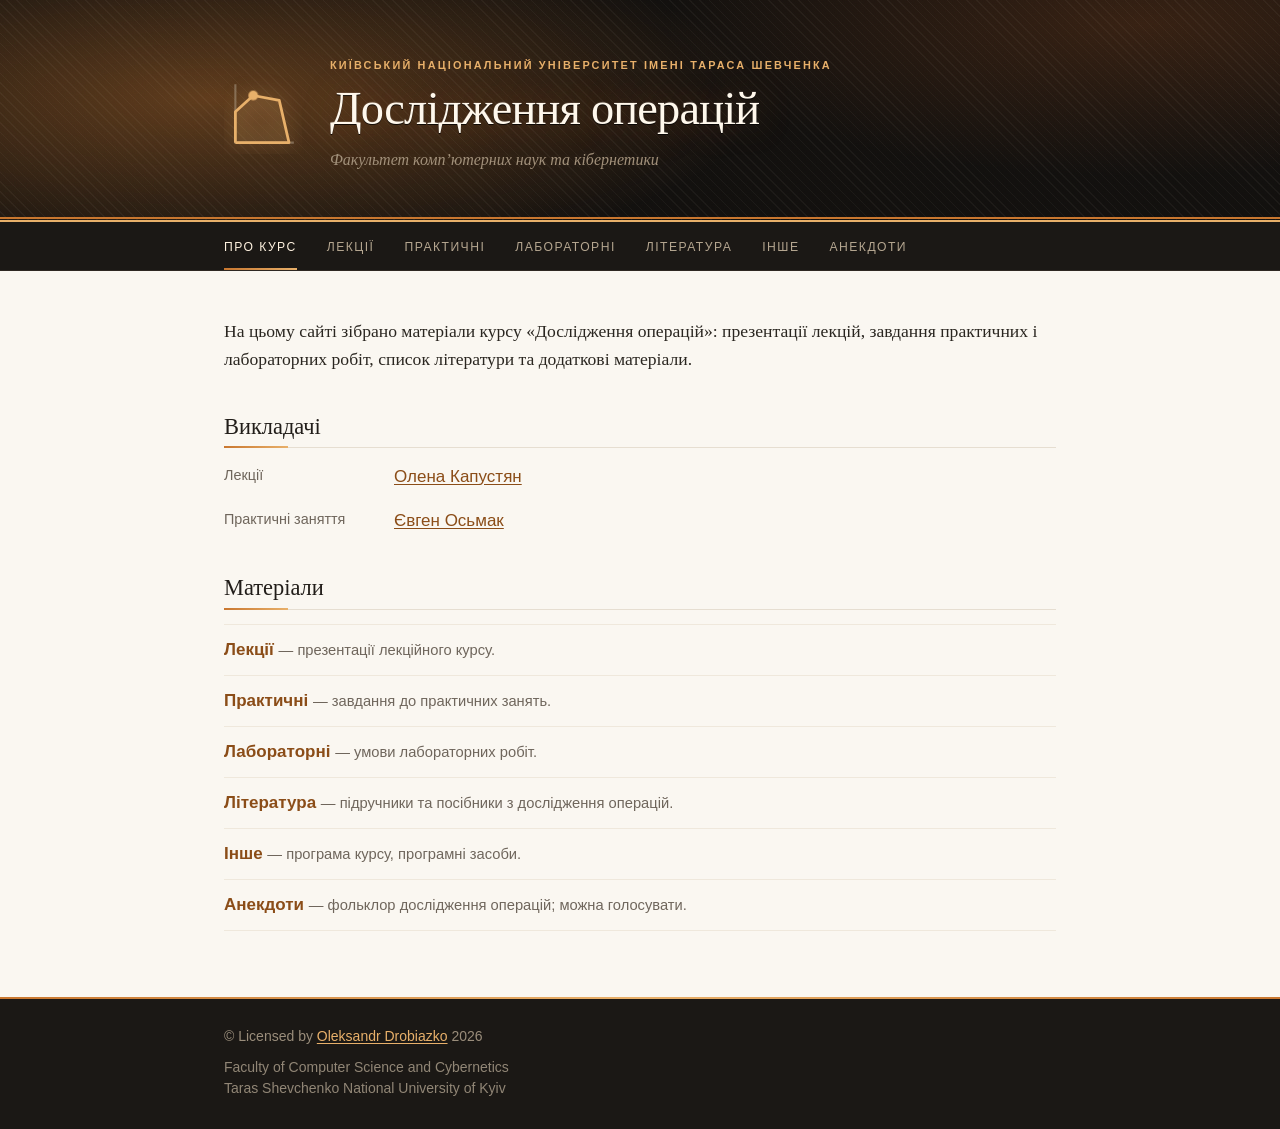
<file: index.html>
<!DOCTYPE html>
<html lang="uk">
<head>
<meta charset="utf-8">
<meta name="viewport" content="width=device-width, initial-scale=1">
<title>Дослідження операцій</title>
<meta name="description" content="Матеріали курсу «Дослідження операцій»: лекції, практичні, лабораторні роботи, література.">
<link rel="stylesheet" href="css/style.css">
</head>
<body>

<header class="masthead">
  <div class="hatch"></div>
  <div class="grain"></div>
  <div class="inner">
    <svg class="mark" viewBox="0 0 48 48" aria-hidden="true" focusable="false">
      <path class="axes" d="M7 5V41H43"/>
      <path class="region" d="M7 41V22L18 12L34 15L40 41Z"/>
      <circle class="opt" cx="18" cy="12" r="3"/>
    </svg>
    <div>
      <p class="eyebrow fade">Київський національний університет імені Тараса Шевченка</p>
      <h1 class="site-title"><span class="w">Дослідження</span> <span class="w">операцій</span></h1>
      <p class="site-sub fade d2">Факультет комп’ютерних наук та кібернетики</p>
    </div>
  </div>
</header>

<nav class="nav">
  <div class="inner">
    <ul>
      <li><a href="index.html" aria-current="page">Про курс</a></li>
      <li><a href="lectures.html">Лекції</a></li>
      <li><a href="practice.html">Практичні</a></li>
      <li><a href="labs.html">Лабораторні</a></li>
      <li><a href="literature.html">Література</a></li>
      <li><a href="other.html">Інше</a></li>
      <li><a href="jokes.html">Анекдоти</a></li>
    </ul>
  </div>
</nav>

<main>

  <p class="lead">На цьому сайті зібрано матеріали курсу «Дослідження операцій»:
     презентації лекцій, завдання практичних і лабораторних робіт, список
     літератури та додаткові матеріали.</p>

  <h2>Викладачі</h2>

  <dl class="staff">
    <dt>Лекції</dt>
    <dd><a href="https://csc.knu.ua/uk/person/kapustian">Олена Капустян</a></dd>

    <dt>Практичні заняття</dt>
    <dd><a href="https://linktr.ee/EvgenOsmak">Євген Осьмак</a></dd>
  </dl>

  <h2>Матеріали</h2>

  <ul class="sections">
    <li><a href="lectures.html">Лекції</a>
        <span>— презентації лекційного курсу.</span></li>
    <li><a href="practice.html">Практичні</a>
        <span>— завдання до практичних занять.</span></li>
    <li><a href="labs.html">Лабораторні</a>
        <span>— умови лабораторних робіт.</span></li>
    <li><a href="literature.html">Література</a>
        <span>— підручники та посібники з дослідження операцій.</span></li>
    <li><a href="other.html">Інше</a>
        <span>— програма курсу, програмні засоби.</span></li>
    <li><a href="jokes.html">Анекдоти</a>
        <span>— фольклор дослідження операцій; можна голосувати.</span></li>
  </ul>

</main>

<footer>
  <div class="inner">
    <p>© Licensed by <a href="https://linktr.ee/les_fox">Oleksandr Drobiazko</a> <span id="year">2026</span></p>
    <p class="org">Faculty of Computer Science and Cybernetics<br>
       Taras Shevchenko National University of Kyiv</p>
  </div>
</footer>

<script>document.getElementById("year").textContent = new Date().getFullYear();</script>

</body>
</html>
</file>
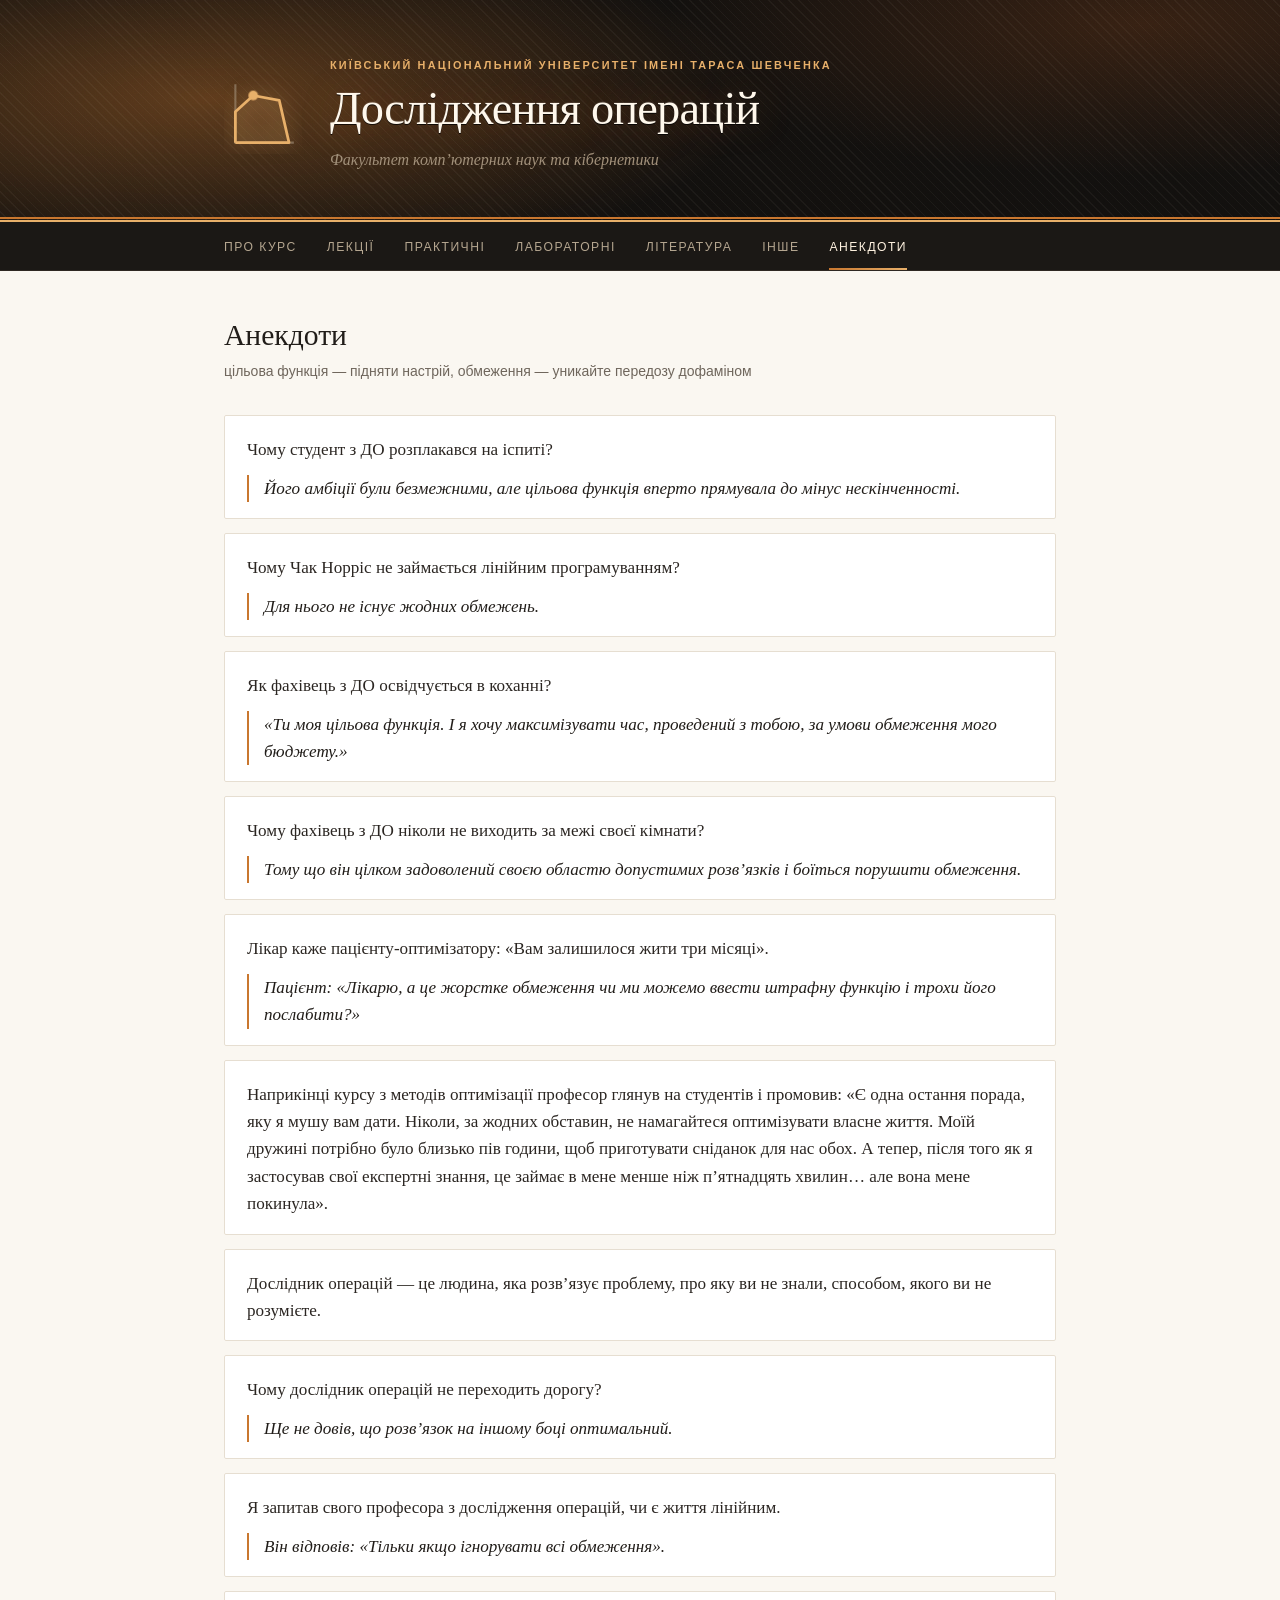
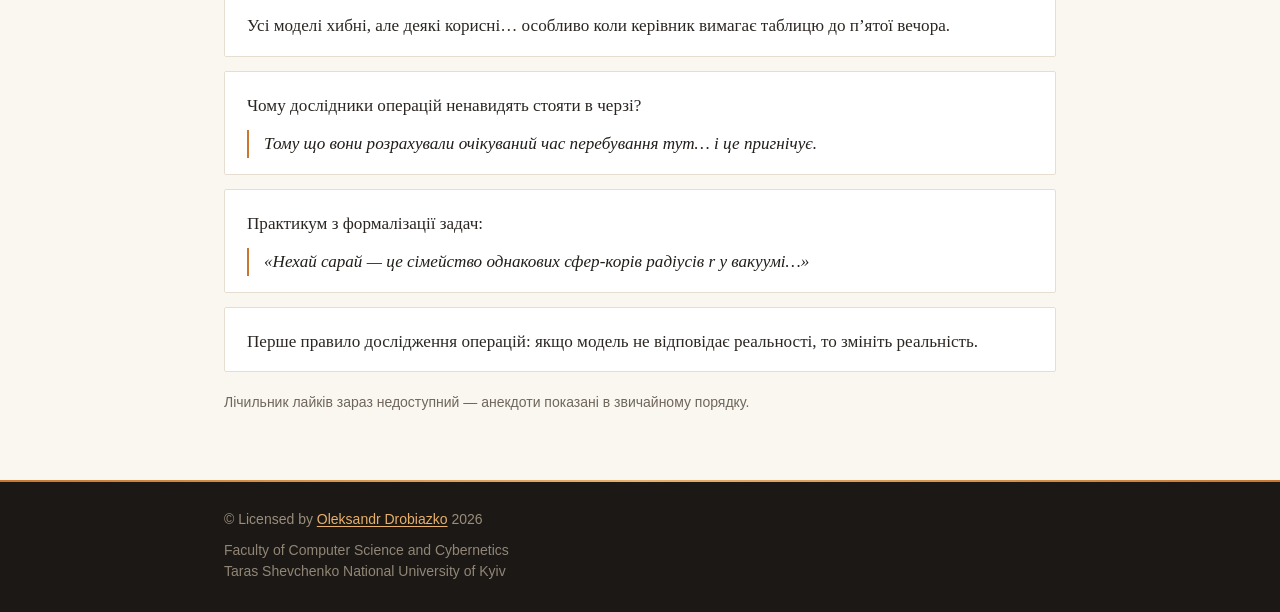
<file: jokes.html>
<!DOCTYPE html>
<html lang="uk">
<head>
<meta charset="utf-8">
<meta name="viewport" content="width=device-width, initial-scale=1">
<title>Анекдоти — Дослідження операцій</title>
<meta name="description" content="Анекдоти про дослідження операцій. Голосування: що більше лайків, то вище анекдот у списку.">
<link rel="stylesheet" href="css/style.css">
</head>
<body>

<header class="masthead">
  <div class="hatch"></div>
  <div class="grain"></div>
  <div class="inner">
    <svg class="mark" viewBox="0 0 48 48" aria-hidden="true" focusable="false">
      <path class="axes" d="M7 5V41H43"/>
      <path class="region" d="M7 41V22L18 12L34 15L40 41Z"/>
      <circle class="opt" cx="18" cy="12" r="3"/>
    </svg>
    <div>
      <p class="eyebrow fade">Київський національний університет імені Тараса Шевченка</p>
      <div class="site-title"><a href="index.html"><span class="w">Дослідження</span> <span class="w">операцій</span></a></div>
      <p class="site-sub fade d2">Факультет комп’ютерних наук та кібернетики</p>
    </div>
  </div>
</header>

<nav class="nav">
  <div class="inner">
    <ul>
      <li><a href="index.html">Про курс</a></li>
      <li><a href="lectures.html">Лекції</a></li>
      <li><a href="practice.html">Практичні</a></li>
      <li><a href="labs.html">Лабораторні</a></li>
      <li><a href="literature.html">Література</a></li>
      <li><a href="other.html">Інше</a></li>
      <li><a href="jokes.html" aria-current="page">Анекдоти</a></li>
    </ul>
  </div>
</nav>

<main>

  <h1>Анекдоти</h1>
  <p class="meta">цільова функція — підняти настрій,
     обмеження — уникайте передозу дофаміном</p>

  <!-- Порядок анекдотів у розмітці — це порядок за замовчуванням: він працює,
       навіть якщо лічильник недоступний, і служить тай-брейком для анекдотів
       з однаковою кількістю лайків. Кнопки лайків додає скрипт унизу
       сторінки, тому без JavaScript сторінка показує просто список анекдотів,
       а не мертві кнопки. Атрибут data-id — ключ лічильника, не змінюйте
       його в наявних анекдотах, інакше лайки «загубляться». -->
  <ul class="jokes" id="jokes">

    <li class="joke" data-id="joke-01">
      <p class="j-setup">Чому студент з ДО розплакався на іспиті?</p>
      <p class="j-punch">Його амбіції були безмежними, але цільова функція
         вперто прямувала до мінус нескінченності.</p>
    </li>

    <li class="joke" data-id="joke-02">
      <p class="j-setup">Чому Чак Норріс не займається лінійним програмуванням?</p>
      <p class="j-punch">Для нього не існує жодних обмежень.</p>
    </li>

    <li class="joke" data-id="joke-03">
      <p class="j-setup">Як фахівець з ДО освідчується в коханні?</p>
      <p class="j-punch">«Ти моя цільова функція. І я хочу максимізувати час,
         проведений з тобою, за умови обмеження мого бюджету.»</p>
    </li>

    <li class="joke" data-id="joke-04">
      <p class="j-setup">Чому фахівець з ДО ніколи не виходить за межі своєї кімнати?</p>
      <p class="j-punch">Тому що він цілком задоволений своєю областю допустимих
         розв’язків і боїться порушити обмеження.</p>
    </li>

    <li class="joke" data-id="joke-05">
      <p class="j-setup">Лікар каже пацієнту-оптимізатору: «Вам залишилося жити
         три місяці».</p>
      <p class="j-punch">Пацієнт: «Лікарю, а це жорстке обмеження чи ми можемо
         ввести штрафну функцію і трохи його послабити?»</p>
    </li>

    <li class="joke" data-id="joke-06">
      <p class="j-text">Наприкінці курсу з методів оптимізації професор глянув
         на студентів і промовив: «Є одна остання порада, яку я мушу вам дати.
         Ніколи, за жодних обставин, не намагайтеся оптимізувати власне життя.
         Моїй дружині потрібно було близько пів години, щоб приготувати сніданок
         для нас обох. А тепер, після того як я застосував свої експертні
         знання, це займає в мене менше ніж п’ятнадцять хвилин… але вона мене
         покинула».</p>
    </li>

    <li class="joke" data-id="joke-07">
      <p class="j-text">Дослідник операцій — це людина, яка розв’язує проблему,
         про яку ви не знали, способом, якого ви не розумієте.</p>
    </li>

    <li class="joke" data-id="joke-08">
      <p class="j-setup">Чому дослідник операцій не переходить дорогу?</p>
      <p class="j-punch">Ще не довів, що розв’язок на іншому боці оптимальний.</p>
    </li>

    <li class="joke" data-id="joke-09">
      <p class="j-setup">Я запитав свого професора з дослідження операцій,
         чи є життя лінійним.</p>
      <p class="j-punch">Він відповів: «Тільки якщо ігнорувати всі обмеження».</p>
    </li>

    <li class="joke" data-id="joke-10">
      <p class="j-text">Усі моделі хибні, але деякі корисні… особливо коли
         керівник вимагає таблицю до п’ятої вечора.</p>
    </li>

    <li class="joke" data-id="joke-11">
      <p class="j-setup">Чому дослідники операцій ненавидять стояти в черзі?</p>
      <p class="j-punch">Тому що вони розрахували очікуваний час перебування
         тут… і це пригнічує.</p>
    </li>

    <li class="joke" data-id="joke-12">
      <p class="j-setup">Практикум з формалізації задач:</p>
      <p class="j-punch">«Нехай сарай — це сімейство однакових сфер-корів
         радіусів r у вакуумі…»</p>
    </li>

    <li class="joke" data-id="joke-13">
      <p class="j-text">Перше правило дослідження операцій: якщо модель не
         відповідає реальності, то змініть реальність.</p>
    </li>

  </ul>

  <p class="j-status" id="j-status" role="status" aria-live="polite"></p>

  <!-- Розмітка кнопки лайка. Лежить у <template>, тому браузер її не показує,
       поки скрипт не зробить копію для кожного анекдота. -->
  <template id="like-tpl">
    <div class="j-foot">
      <button class="like" type="button" aria-pressed="false">
        <svg class="like-mark" viewBox="0 0 16 16" aria-hidden="true" focusable="false">
          <path class="like-axis" d="M2.5 13.5H14"/>
          <path class="like-arrow" d="M8 11.6V3.4M4.6 6.8 8 3.2l3.4 3.6"/>
        </svg>
        <span class="like-n">·</span>
        <span class="like-word">смішно</span>
      </button>
    </div>
  </template>

</main>

<footer>
  <div class="inner">
    <p>© Licensed by <a href="https://linktr.ee/les_fox">Oleksandr Drobiazko</a> <span id="year">2026</span></p>
    <p class="org">Faculty of Computer Science and Cybernetics<br>
       Taras Shevchenko National University of Kyiv</p>
  </div>
</footer>

<script>document.getElementById("year").textContent = new Date().getFullYear();</script>

<!-- --- Лайки ---------------------------------------------------------------

     Лічильники тримає Abacus (abacus.jasoncameron.dev) — безкоштовний сервіс
     лічильників без реєстрації. Жодних ключів у коді немає: /hit збільшує
     значення на одиницю, /get читає його. Зворотного боку в цього немає —
     зменшити лічильник без адмінського ключа не можна, тому лайк тут
     остаточний, і кнопка після натискання блокується.

     NS — простір імен. За домовленістю сервісу це домен сайту, щоб ключі не
     зіткнулися з чужими. Якщо сайт переїде на інший домен, лічильники
     лишаться на старому NS: або не змінюйте рядок, або змініть — і тоді
     голосування почнеться з нуля.

     «Одна людина — один лайк» тримається на localStorage браузера. Це межа
     можливого без реєстрації користувачів: той, хто дуже хоче, проголосує
     ще раз з іншого браузера.

     Якщо сервіс недоступний, скрипт просто прибирає кнопки й показує про це
     рядок: анекдоти лишаються на місці в порядку розмітки.                 -->
<script>
(function () {
  "use strict";

  var API   = "https://abacus.jasoncameron.dev";
  var NS    = "leafyff.github.io";
  var STORE = "or-jokes-liked";
  var CACHE = "or-jokes-counts";
  var FRESH = 60000;              // скільки кеш лічильників вважати свіжим, мс

  var list = document.getElementById("jokes");
  var tpl  = document.getElementById("like-tpl");
  var out  = document.getElementById("j-status");
  if (!list || !tpl || !tpl.content || !window.fetch) return;

  var cards = Array.prototype.slice.call(list.children);
  var count = Object.create(null);   // data-id -> скільки лайків
  var home  = new Map();             // картка -> місце в розмітці (тай-брейк)
  cards.forEach(function (el, i) { home.set(el, i); });

  var slow = window.matchMedia("(prefers-reduced-motion: reduce)");

  /* --- Пам'ять браузера -------------------------------------------------- */

  /* У приватному вікні звернення до localStorage кидає виняток, тому кожне
     обгорнуте в try. Без пам'яті сторінка працює, просто не згадає лайк. */
  function liked() {
    try {
      return new Set(JSON.parse(localStorage.getItem(STORE) || "[]"));
    } catch (e) {
      return new Set();
    }
  }

  function keep(id, yes) {
    try {
      var all = liked();
      if (yes) { all.add(id); } else { all.delete(id); }
      localStorage.setItem(STORE, JSON.stringify(Array.from(all)));
    } catch (e) { /* не змогли запам'ятати — не біда */ }
  }

  /* --- Кеш лічильників --------------------------------------------------- */

  /* Анекдотів тринадцять, тобто тринадцять запитів на кожне відкриття
     сторінки, а безкоштовний Abacus дозволяє тридцять на десять секунд з
     однієї адреси. Два швидкі перезавантаження — і ліміт вичерпано. Тому
     свіжі значення лежать у localStorage: протягом хвилини сторінка не питає
     сервіс узагалі, а якщо той відмовив — показує останні відомі числа
     замість нічого. */
  function cached() {
    try {
      var c = JSON.parse(localStorage.getItem(CACHE) || "null");
      if (c && c.v) return c;
    } catch (e) { /* немає — то й немає */ }
    return null;
  }

  function cache(v) {
    try {
      localStorage.setItem(CACHE, JSON.stringify({ t: Date.now(), v: v }));
    } catch (e) { /* те саме */ }
  }

  /* --- Сервіс лічильників ------------------------------------------------ */

  function ask(path, id) {
    return fetch(API + "/" + path + "/" + NS + "/" + id, { cache: "no-store" })
      .then(function (r) {
        if (r.status === 404) return { value: 0 };   // ключа ще немає
        if (!r.ok) throw new Error("HTTP " + r.status);
        return r.json();
      })
      .then(function (d) { return Number(d.value) || 0; });
  }

  /* --- Число словами ----------------------------------------------------- */

  function plural(n, one, few, many) {
    var d = n % 10, dd = n % 100;
    if (d === 1 && dd !== 11) return one;
    if (d >= 2 && d <= 4 && (dd < 12 || dd > 14)) return few;
    return many;
  }

  /* --- Стан кнопки ------------------------------------------------------- */

  /* Кнопку не роблю disabled: такі кнопки не отримують фокус, і з клавіатури
     вже не дочитати, скільки анекдот зібрав лайків. Тому aria-disabled плюс
     перевірка в обробнику. */
  function paint(card, btn, n, mine) {
    btn.querySelector(".like-n").textContent = n;
    btn.setAttribute("aria-label",
      "Смішно: " + n + " " + plural(n, "лайк", "лайки", "лайків") +
      (mine ? ". Ваш лайк уже зараховано" : ""));
    btn.setAttribute("aria-pressed", mine ? "true" : "false");
    btn.setAttribute("aria-disabled", mine ? "true" : "false");
    btn.classList.toggle("is-mine", mine);
    card.classList.toggle("is-mine", mine);
  }

  /* Мідна «+1», що спливає над кнопкою. Суто оздоба: якщо Web Animations
     немає або рух вимкнено, її просто не буде. */
  function plusOne(btn) {
    if (slow.matches || !btn.animate) return;
    var tag = document.createElement("span");
    tag.className = "plus";
    tag.setAttribute("aria-hidden", "true");
    tag.textContent = "+1";
    btn.appendChild(tag);
    tag.animate(
      [{ opacity: 0, transform: "translateY(2px)" },
       { opacity: 1, transform: "translateY(-11px)", offset: .35 },
       { opacity: 0, transform: "translateY(-27px)" }],
      { duration: 900, easing: "cubic-bezier(.22,1,.36,1)" }
    ).onfinish = function () { tag.remove(); };
  }

  /* --- Перестановка ------------------------------------------------------ */

  /* Спершу запам'ятовуємо, де рядки стояли, потім переставляємо їх у DOM,
     а потім кожному даємо проїхати з давнього місця на нове (FLIP). Без
     цього список стрибав би — і коли приходять лічильники, і після лайка.

     Саму появу карток анімує контейнер .jokes, а не кожна картка окремо:
     appendChild виймає елемент із документа й вставляє назад, а це перезапускає
     його CSS-анімації. Анімація на картці миготіла б при кожному сортуванні. */
  function resort() {
    var was = new Map();
    cards.forEach(function (el) { was.set(el, el.getBoundingClientRect().top); });

    cards.slice()
      .sort(function (a, b) {
        return (count[b.dataset.id] - count[a.dataset.id]) ||
               (home.get(a) - home.get(b));
      })
      .forEach(function (el) { list.appendChild(el); });

    if (slow.matches) return;
    cards.forEach(function (el) {
      var dy = was.get(el) - el.getBoundingClientRect().top;
      if (!dy || !el.animate) return;
      el.animate(
        [{ transform: "translateY(" + dy + "px)" }, { transform: "none" }],
        { duration: 560, easing: "cubic-bezier(.22,1,.36,1)" }
      );
    });
  }

  /* --- Голосування ------------------------------------------------------- */

  function vote(card, btn, id) {
    var before = count[id];

    /* Показуємо результат одразу, не чекаючи на відповідь: якщо запит
       не пройде, повертаємо все як було. */
    count[id] = before + 1;
    paint(card, btn, count[id], true);
    plusOne(btn);
    keep(id, true);
    resort();

    ask("hit", id).then(function (n) {
      count[id] = n;                       // слово сервера — останнє
      paint(card, btn, n, true);
      cache(count);
      out.textContent = "";
      resort();
    }).catch(function () {
      count[id] = before;
      keep(id, false);
      paint(card, btn, before, false);
      out.textContent = "Лайк не зберігся — лічильник не відповів. Спробуйте ще раз.";
      resort();
    });
  }

  /* --- Запуск ------------------------------------------------------------ */

  var mine = liked();

  var feet = cards.map(function (card) {
    var foot = tpl.content.firstElementChild.cloneNode(true);
    var btn  = foot.querySelector(".like");
    var id   = card.dataset.id;

    btn.addEventListener("click", function () {
      if (btn.getAttribute("aria-disabled") === "true") return;
      vote(card, btn, id);
    });

    card.appendChild(foot);
    return { card: card, foot: foot, btn: btn, id: id };
  });

  function show(nums) {
    cards.forEach(function (card) {
      count[card.dataset.id] = nums[card.dataset.id] || 0;
    });
    feet.forEach(function (f) { paint(f.card, f.btn, count[f.id], mine.has(f.id)); });
    resort();
  }

  var have = cached();

  if (have && Date.now() - have.t < FRESH) {
    show(have.v);
  } else {
    Promise.all(cards.map(function (card) {
      return ask("get", card.dataset.id);
    })).then(function (nums) {
      var fresh = Object.create(null);
      cards.forEach(function (card, i) { fresh[card.dataset.id] = nums[i]; });
      cache(fresh);
      show(fresh);
    }).catch(function () {
      if (have) {
        /* Сервіс не відповів, але вчорашні числа краще за порожнє місце. */
        show(have.v);
        out.textContent = "Лічильник лайків не відповів — показано останні відомі числа.";
        return;
      }
      /* Нічого не знаємо — прибираємо кнопки, щоб не обіцяти того, чого
         сторінка зараз не може. Анекдоти лишаються. */
      feet.forEach(function (f) { f.foot.remove(); });
      out.textContent =
        "Лічильник лайків зараз недоступний — анекдоти показані в звичайному порядку.";
    });
  }
})();
</script>

</body>
</html>
</file>
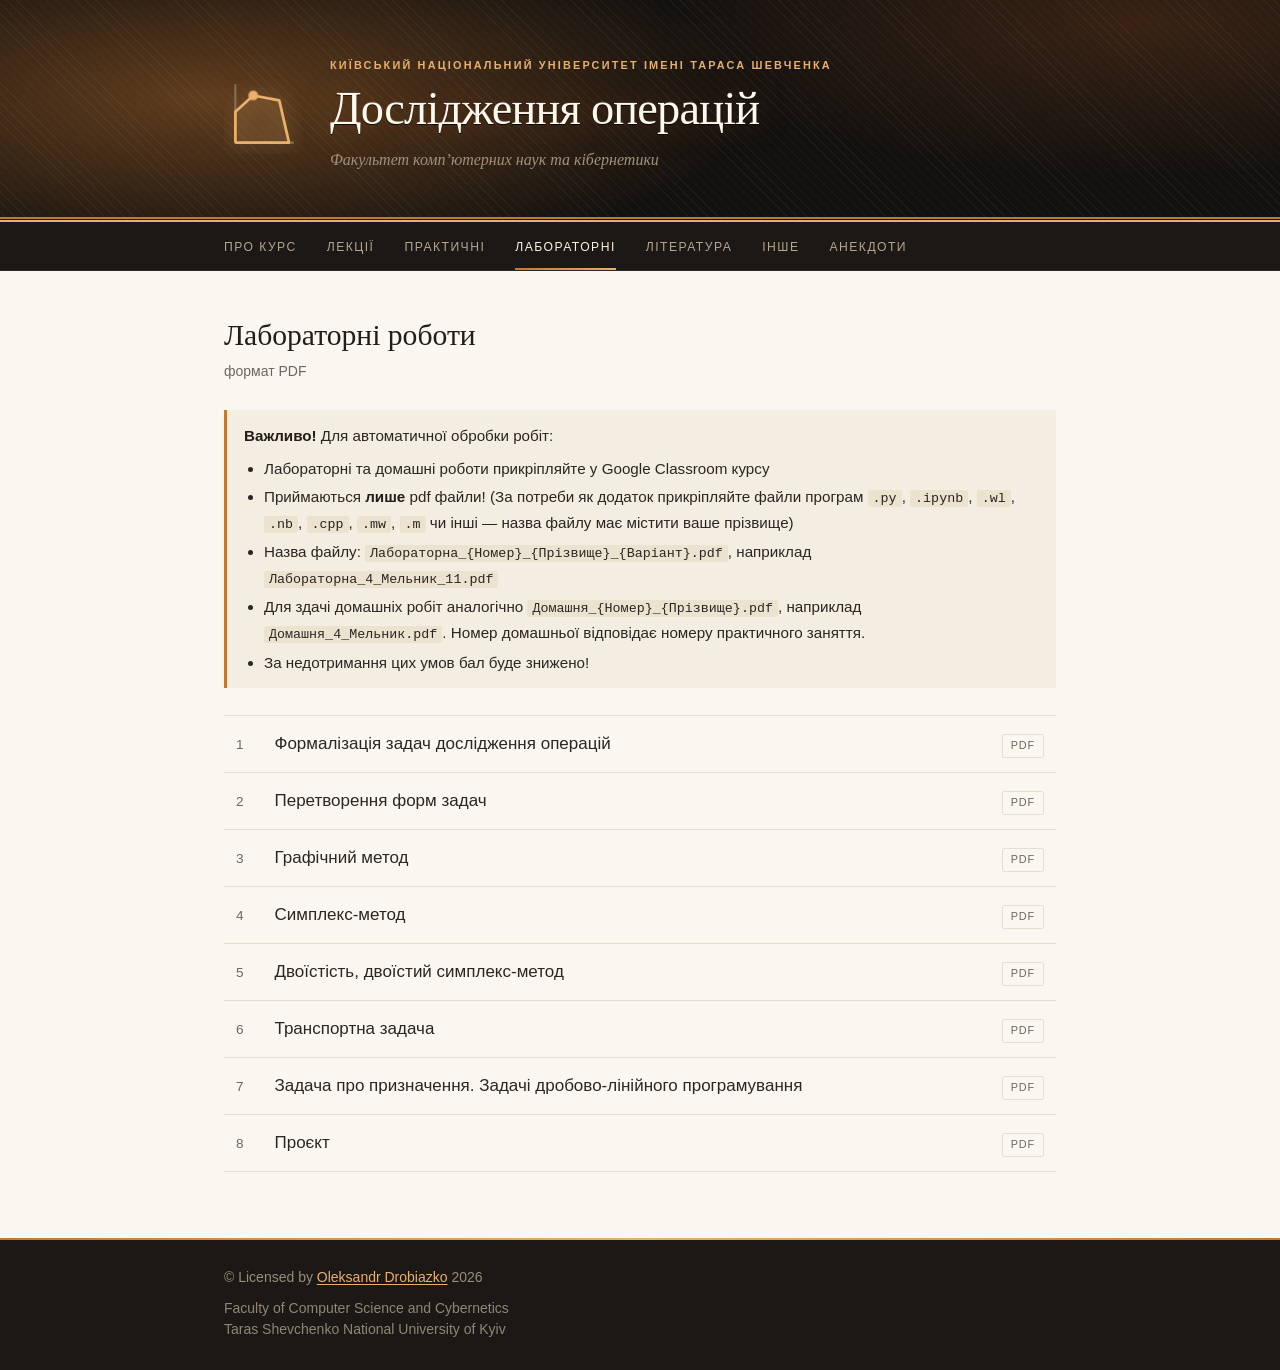
<file: labs.html>
<!DOCTYPE html>
<html lang="uk">
<head>
<meta charset="utf-8">
<meta name="viewport" content="width=device-width, initial-scale=1">
<title>Лабораторні — Дослідження операцій</title>
<meta name="description" content="Лабораторні роботи з курсу «Дослідження операцій».">
<link rel="stylesheet" href="css/style.css">
</head>
<body>

<header class="masthead">
  <div class="hatch"></div>
  <div class="grain"></div>
  <div class="inner">
    <svg class="mark" viewBox="0 0 48 48" aria-hidden="true" focusable="false">
      <path class="axes" d="M7 5V41H43"/>
      <path class="region" d="M7 41V22L18 12L34 15L40 41Z"/>
      <circle class="opt" cx="18" cy="12" r="3"/>
    </svg>
    <div>
      <p class="eyebrow fade">Київський національний університет імені Тараса Шевченка</p>
      <div class="site-title"><a href="index.html"><span class="w">Дослідження</span> <span class="w">операцій</span></a></div>
      <p class="site-sub fade d2">Факультет комп’ютерних наук та кібернетики</p>
    </div>
  </div>
</header>

<nav class="nav">
  <div class="inner">
    <ul>
      <li><a href="index.html">Про курс</a></li>
      <li><a href="lectures.html">Лекції</a></li>
      <li><a href="practice.html">Практичні</a></li>
      <li><a href="labs.html" aria-current="page">Лабораторні</a></li>
      <li><a href="literature.html">Література</a></li>
      <li><a href="other.html">Інше</a></li>
      <li><a href="jokes.html">Анекдоти</a></li>
    </ul>
  </div>
</nav>

<main>

  <h1>Лабораторні роботи</h1>
  <p class="meta">формат PDF</p>

  <div class="note important">
    <p><strong>Важливо!</strong> Для автоматичної обробки робіт:</p>
    <ul>
      <li>Лабораторні та домашні роботи прикріпляйте у Google Classroom курсу</li>
      <li>Приймаються <strong>лише</strong> pdf файли! (За потреби як додаток прикріпляйте файли програм
          <code>.py</code>, <code>.ipynb</code>, <code>.wl</code>, <code>.nb</code>,
          <code>.cpp</code>, <code>.mw</code>, <code>.m</code> чи інші — назва файлу має містити ваше прізвище)</li>
      <li>Назва файлу: <code>Лабораторна_{Номер}_{Прізвище}_{Варіант}.pdf</code>,
          наприклад <code>Лабораторна_4_Мельник_11.pdf</code></li>
      <li>Для здачі домашніх робіт аналогічно <code>Домашня_{Номер}_{Прізвище}.pdf</code>,
          наприклад <code>Домашня_4_Мельник.pdf</code>. Номер домашньої відповідає номеру практичного заняття.</li>
      <li>За недотримання цих умов бал буде знижено!</li>
    </ul>
  </div>

  <!-- Щоб додати роботу: скопіюйте один <li>, змініть номер, назву та ім’я файла.
       Рядок без файла — це <span class="row is-missing"> замість <a class="row">. -->
  <ol class="materials">
    <li><a class="row" href="materials/labs/lab-01.pdf" target="_blank" rel="noopener">
      <span class="m-num">1</span>
      <span class="m-title">Формалізація задач дослідження операцій</span>
      <span class="m-ext">pdf</span></a></li>

    <li><a class="row" href="materials/labs/lab-02.pdf" target="_blank" rel="noopener">
      <span class="m-num">2</span>
      <span class="m-title">Перетворення форм задач</span>
      <span class="m-ext">pdf</span></a></li>

    <li><a class="row" href="materials/labs/lab-03.pdf" target="_blank" rel="noopener">
      <span class="m-num">3</span>
      <span class="m-title">Графічний метод</span>
      <span class="m-ext">pdf</span></a></li>

    <li><a class="row" href="materials/labs/lab-04.pdf" target="_blank" rel="noopener">
      <span class="m-num">4</span>
      <span class="m-title">Симплекс-метод</span>
      <span class="m-ext">pdf</span></a></li>

    <li><a class="row" href="materials/labs/lab-05.pdf" target="_blank" rel="noopener">
      <span class="m-num">5</span>
      <span class="m-title">Двоїстість, двоїстий симплекс-метод</span>
      <span class="m-ext">pdf</span></a></li>

    <li><a class="row" href="materials/labs/lab-06.pdf" target="_blank" rel="noopener">
      <span class="m-num">6</span>
      <span class="m-title">Транспортна задача</span>
      <span class="m-ext">pdf</span></a></li>

    <li><a class="row" href="materials/labs/lab-07.pdf" target="_blank" rel="noopener">
      <span class="m-num">7</span>
      <span class="m-title">Задача про призначення. Задачі дробово-лінійного програмування</span>
      <span class="m-ext">pdf</span></a></li>

    <li><a class="row" href="materials/labs/lab-08.pdf" target="_blank" rel="noopener">
      <span class="m-num">8</span>
      <span class="m-title">Проєкт</span>
      <span class="m-ext">pdf</span></a></li>
  </ol>

</main>

<footer>
  <div class="inner">
    <p>© Licensed by <a href="https://linktr.ee/les_fox">Oleksandr Drobiazko</a> <span id="year">2026</span></p>
    <p class="org">Faculty of Computer Science and Cybernetics<br>
       Taras Shevchenko National University of Kyiv</p>
  </div>
</footer>

<script>document.getElementById("year").textContent = new Date().getFullYear();</script>

</body>
</html>
</file>
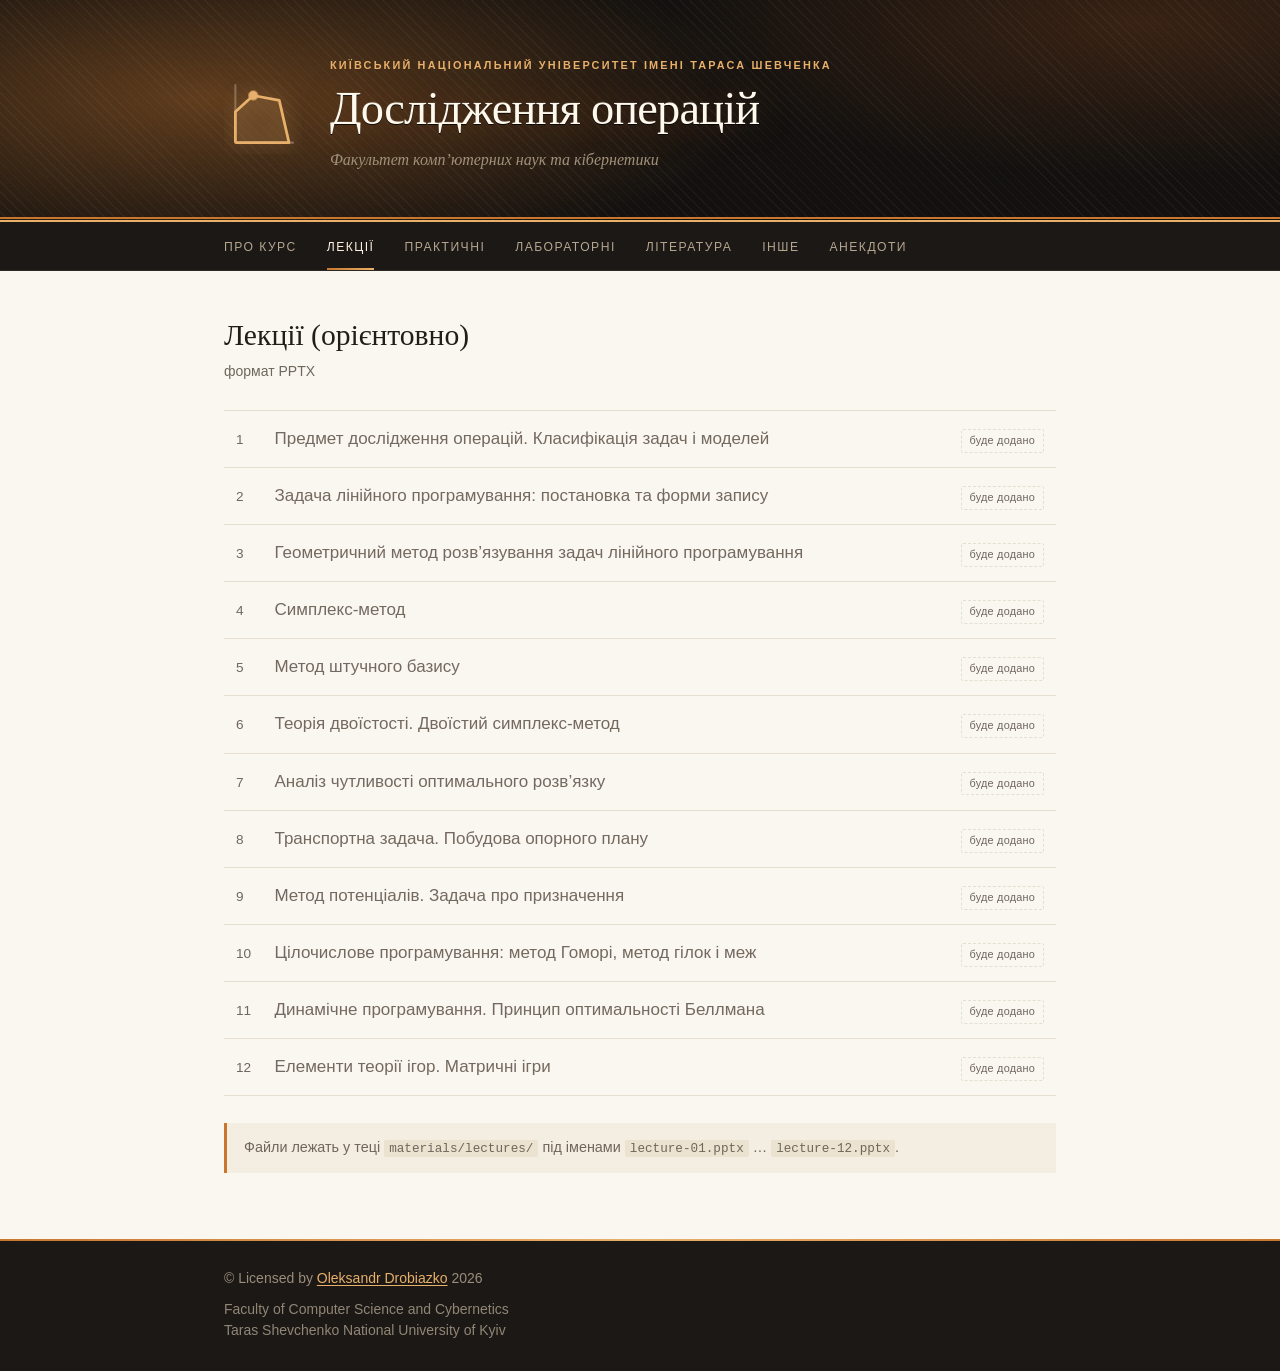
<file: lectures.html>
<!DOCTYPE html>
<html lang="uk">
<head>
<meta charset="utf-8">
<meta name="viewport" content="width=device-width, initial-scale=1">
<title>Лекції — Дослідження операцій</title>
<meta name="description" content="Презентації лекційного курсу «Дослідження операцій».">
<link rel="stylesheet" href="css/style.css">
</head>
<body>

<header class="masthead">
  <div class="hatch"></div>
  <div class="grain"></div>
  <div class="inner">
    <svg class="mark" viewBox="0 0 48 48" aria-hidden="true" focusable="false">
      <path class="axes" d="M7 5V41H43"/>
      <path class="region" d="M7 41V22L18 12L34 15L40 41Z"/>
      <circle class="opt" cx="18" cy="12" r="3"/>
    </svg>
    <div>
      <p class="eyebrow fade">Київський національний університет імені Тараса Шевченка</p>
      <div class="site-title"><a href="index.html"><span class="w">Дослідження</span> <span class="w">операцій</span></a></div>
      <p class="site-sub fade d2">Факультет комп’ютерних наук та кібернетики</p>
    </div>
  </div>
</header>

<nav class="nav">
  <div class="inner">
    <ul>
      <li><a href="index.html">Про курс</a></li>
      <li><a href="lectures.html" aria-current="page">Лекції</a></li>
      <li><a href="practice.html">Практичні</a></li>
      <li><a href="labs.html">Лабораторні</a></li>
      <li><a href="literature.html">Література</a></li>
      <li><a href="other.html">Інше</a></li>
      <li><a href="jokes.html">Анекдоти</a></li>
    </ul>
  </div>
</nav>

<main>

  <h1>Лекції (орієнтовно)</h1>
  <p class="meta">формат PPTX</p>

  <!-- Коли файл покладено в materials/lectures/, замініть
       <span class="row is-missing"> на <a class="row" href="materials/lectures/lecture-NN.pptx">,
       закривний </span> на </a>, а «буде додано» на «pptx». -->
  <ol class="materials">
    <li><span class="row is-missing"><!-- lecture-01.pptx -->
      <span class="m-num">1</span>
      <span class="m-title">Предмет дослідження операцій. Класифікація задач і моделей</span>
      <span class="m-ext">буде додано</span></span></li>

    <li><span class="row is-missing"><!-- lecture-02.pptx -->
      <span class="m-num">2</span>
      <span class="m-title">Задача лінійного програмування: постановка та форми запису</span>
      <span class="m-ext">буде додано</span></span></li>

    <li><span class="row is-missing"><!-- lecture-03.pptx -->
      <span class="m-num">3</span>
      <span class="m-title">Геометричний метод розв’язування задач лінійного програмування</span>
      <span class="m-ext">буде додано</span></span></li>

    <li><span class="row is-missing"><!-- lecture-04.pptx -->
      <span class="m-num">4</span>
      <span class="m-title">Симплекс-метод</span>
      <span class="m-ext">буде додано</span></span></li>

    <li><span class="row is-missing"><!-- lecture-05.pptx -->
      <span class="m-num">5</span>
      <span class="m-title">Метод штучного базису</span>
      <span class="m-ext">буде додано</span></span></li>

    <li><span class="row is-missing"><!-- lecture-06.pptx -->
      <span class="m-num">6</span>
      <span class="m-title">Теорія двоїстості. Двоїстий симплекс-метод</span>
      <span class="m-ext">буде додано</span></span></li>

    <li><span class="row is-missing"><!-- lecture-07.pptx -->
      <span class="m-num">7</span>
      <span class="m-title">Аналіз чутливості оптимального розв’язку</span>
      <span class="m-ext">буде додано</span></span></li>

    <li><span class="row is-missing"><!-- lecture-08.pptx -->
      <span class="m-num">8</span>
      <span class="m-title">Транспортна задача. Побудова опорного плану</span>
      <span class="m-ext">буде додано</span></span></li>

    <li><span class="row is-missing"><!-- lecture-09.pptx -->
      <span class="m-num">9</span>
      <span class="m-title">Метод потенціалів. Задача про призначення</span>
      <span class="m-ext">буде додано</span></span></li>

    <li><span class="row is-missing"><!-- lecture-10.pptx -->
      <span class="m-num">10</span>
      <span class="m-title">Цілочислове програмування: метод Гоморі, метод гілок і меж</span>
      <span class="m-ext">буде додано</span></span></li>

    <li><span class="row is-missing"><!-- lecture-11.pptx -->
      <span class="m-num">11</span>
      <span class="m-title">Динамічне програмування. Принцип оптимальності Беллмана</span>
      <span class="m-ext">буде додано</span></span></li>

    <li><span class="row is-missing"><!-- lecture-12.pptx -->
      <span class="m-num">12</span>
      <span class="m-title">Елементи теорії ігор. Матричні ігри</span>
      <span class="m-ext">буде додано</span></span></li>
  </ol>

  <div class="note">
    <p>Файли лежать у теці <code>materials/lectures/</code> під іменами
       <code>lecture-01.pptx</code> … <code>lecture-12.pptx</code>.</p>
  </div>

</main>

<footer>
  <div class="inner">
    <p>© Licensed by <a href="https://linktr.ee/les_fox">Oleksandr Drobiazko</a> <span id="year">2026</span></p>
    <p class="org">Faculty of Computer Science and Cybernetics<br>
       Taras Shevchenko National University of Kyiv</p>
  </div>
</footer>

<script>document.getElementById("year").textContent = new Date().getFullYear();</script>

</body>
</html>
</file>
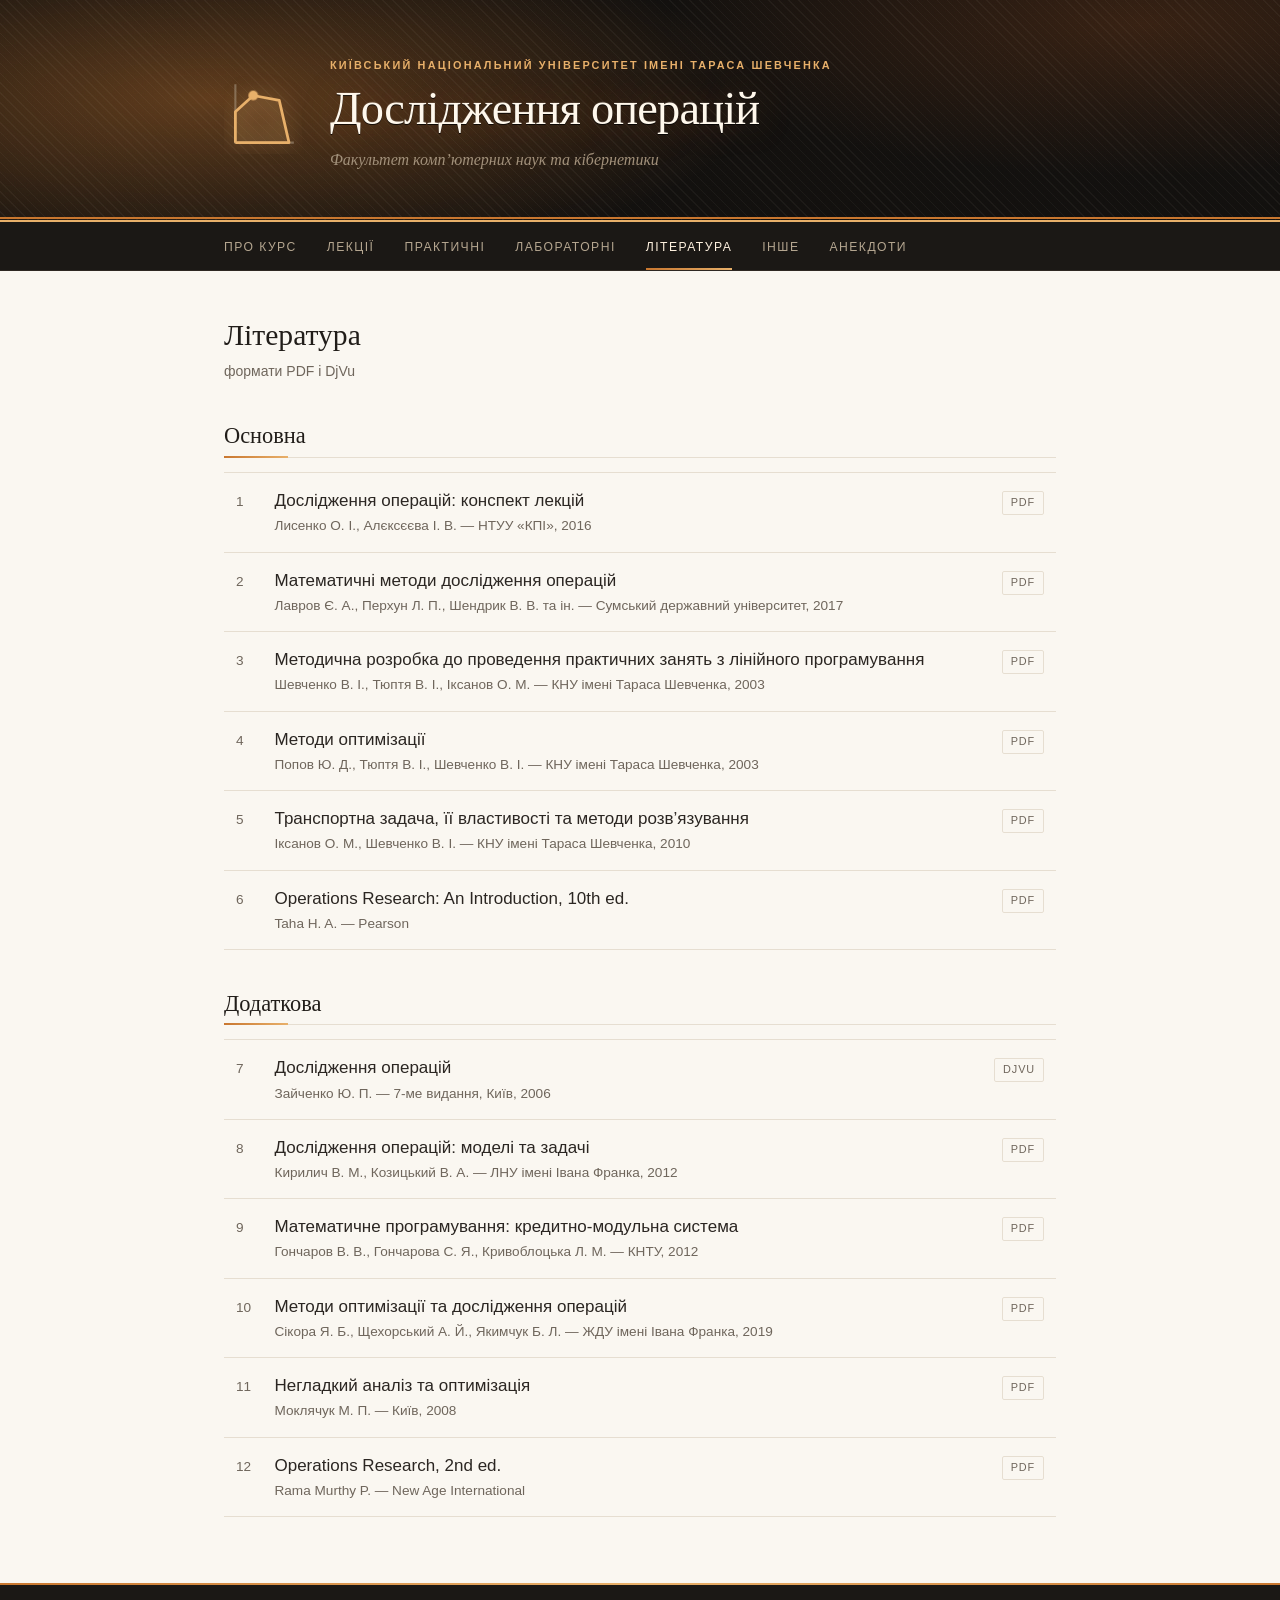
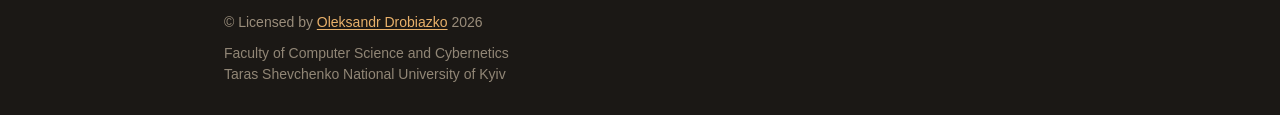
<file: literature.html>
<!DOCTYPE html>
<html lang="uk">
<head>
<meta charset="utf-8">
<meta name="viewport" content="width=device-width, initial-scale=1">
<title>Література — Дослідження операцій</title>
<meta name="description" content="Підручники та посібники з дослідження операцій.">
<link rel="stylesheet" href="css/style.css">
</head>
<body>

<header class="masthead">
  <div class="hatch"></div>
  <div class="grain"></div>
  <div class="inner">
    <svg class="mark" viewBox="0 0 48 48" aria-hidden="true" focusable="false">
      <path class="axes" d="M7 5V41H43"/>
      <path class="region" d="M7 41V22L18 12L34 15L40 41Z"/>
      <circle class="opt" cx="18" cy="12" r="3"/>
    </svg>
    <div>
      <p class="eyebrow fade">Київський національний університет імені Тараса Шевченка</p>
      <div class="site-title"><a href="index.html"><span class="w">Дослідження</span> <span class="w">операцій</span></a></div>
      <p class="site-sub fade d2">Факультет комп’ютерних наук та кібернетики</p>
    </div>
  </div>
</header>

<nav class="nav">
  <div class="inner">
    <ul>
      <li><a href="index.html">Про курс</a></li>
      <li><a href="lectures.html">Лекції</a></li>
      <li><a href="practice.html">Практичні</a></li>
      <li><a href="labs.html">Лабораторні</a></li>
      <li><a href="literature.html" aria-current="page">Література</a></li>
      <li><a href="other.html">Інше</a></li>
      <li><a href="jokes.html">Анекдоти</a></li>
    </ul>
  </div>
</nav>

<main>

  <h1>Література</h1>
  <p class="meta">формати PDF і DjVu</p>

  <h2>Основна</h2>

  <ol class="materials">
    <li><a class="row" href="materials/literature/lysenko-alieksieieva-operations-research-lectures.pdf" target="_blank" rel="noopener">
      <span class="m-num">1</span>
      <span class="m-title">Дослідження операцій: конспект лекцій
        <span class="m-author">Лисенко О. І., Алєксєєва І. В. — НТУУ «КПІ», 2016</span></span>
      <span class="m-ext">pdf</span></a></li>

    <li><a class="row" href="materials/literature/lavrov-mathematical-methods-or.pdf" target="_blank" rel="noopener">
      <span class="m-num">2</span>
      <span class="m-title">Математичні методи дослідження операцій
        <span class="m-author">Лавров Є. А., Перхун Л. П., Шендрик В. В. та ін. — Сумський державний університет, 2017</span></span>
      <span class="m-ext">pdf</span></a></li>

    <li><a class="row" href="materials/literature/shevchenko-tiuptia-iksanov-lp-practice.pdf" target="_blank" rel="noopener">
      <span class="m-num">3</span>
      <span class="m-title">Методична розробка до проведення практичних занять з лінійного програмування
        <span class="m-author">Шевченко В. І., Тюптя В. І., Іксанов О. М. — КНУ імені Тараса Шевченка, 2003</span></span>
      <span class="m-ext">pdf</span></a></li>

    <li><a class="row" href="materials/literature/popov-tiuptia-shevchenko-optimization-methods.pdf" target="_blank" rel="noopener">
      <span class="m-num">4</span>
      <span class="m-title">Методи оптимізації
        <span class="m-author">Попов Ю. Д., Тюптя В. І., Шевченко В. І. — КНУ імені Тараса Шевченка, 2003</span></span>
      <span class="m-ext">pdf</span></a></li>

    <li><a class="row" href="materials/literature/iksanov-shevchenko-transportation-problem.pdf" target="_blank" rel="noopener">
      <span class="m-num">5</span>
      <span class="m-title">Транспортна задача, її властивості та методи розв’язування
        <span class="m-author">Іксанов О. М., Шевченко В. І. — КНУ імені Тараса Шевченка, 2010</span></span>
      <span class="m-ext">pdf</span></a></li>

    <li><a class="row" href="materials/literature/taha-operations-research-10th-ed.pdf" target="_blank" rel="noopener">
      <span class="m-num">6</span>
      <span class="m-title">Operations Research: An Introduction, 10th ed.
        <span class="m-author">Taha H. A. — Pearson</span></span>
      <span class="m-ext">pdf</span></a></li>
  </ol>

  <h2>Додаткова</h2>

  <ol class="materials" start="7">
    <li><a class="row" href="materials/literature/zaichenko-operations-research.djvu" target="_blank" rel="noopener">
      <span class="m-num">7</span>
      <span class="m-title">Дослідження операцій
        <span class="m-author">Зайченко Ю. П. — 7-ме видання, Київ, 2006</span></span>
      <span class="m-ext">djvu</span></a></li>

    <li><a class="row" href="materials/literature/kyrylych-kozytskyi-operations-research.pdf" target="_blank" rel="noopener">
      <span class="m-num">8</span>
      <span class="m-title">Дослідження операцій: моделі та задачі
        <span class="m-author">Кирилич В. М., Козицький В. А. — ЛНУ імені Івана Франка, 2012</span></span>
      <span class="m-ext">pdf</span></a></li>

    <li><a class="row" href="materials/literature/honcharov-mathematical-programming.pdf" target="_blank" rel="noopener">
      <span class="m-num">9</span>
      <span class="m-title">Математичне програмування: кредитно-модульна система
        <span class="m-author">Гончаров В. В., Гончарова С. Я., Кривоблоцька Л. М. — КНТУ, 2012</span></span>
      <span class="m-ext">pdf</span></a></li>

    <li><a class="row" href="materials/literature/sikora-optimization-methods-and-or.pdf" target="_blank" rel="noopener">
      <span class="m-num">10</span>
      <span class="m-title">Методи оптимізації та дослідження операцій
        <span class="m-author">Сікора Я. Б., Щехорський А. Й., Якимчук Б. Л. — ЖДУ імені Івана Франка, 2019</span></span>
      <span class="m-ext">pdf</span></a></li>

    <li><a class="row" href="materials/literature/mokliachuk-nonsmooth-analysis.pdf" target="_blank" rel="noopener">
      <span class="m-num">11</span>
      <span class="m-title">Негладкий аналіз та оптимізація
        <span class="m-author">Моклячук М. П. — Київ, 2008</span></span>
      <span class="m-ext">pdf</span></a></li>

    <li><a class="row" href="materials/literature/rama-murthy-operations-research.pdf" target="_blank" rel="noopener">
      <span class="m-num">12</span>
      <span class="m-title">Operations Research, 2nd ed.
        <span class="m-author">Rama Murthy P. — New Age International</span></span>
      <span class="m-ext">pdf</span></a></li>
  </ol>

</main>

<footer>
  <div class="inner">
    <p>© Licensed by <a href="https://linktr.ee/les_fox">Oleksandr Drobiazko</a> <span id="year">2026</span></p>
    <p class="org">Faculty of Computer Science and Cybernetics<br>
       Taras Shevchenko National University of Kyiv</p>
  </div>
</footer>

<script>document.getElementById("year").textContent = new Date().getFullYear();</script>

</body>
</html>
</file>
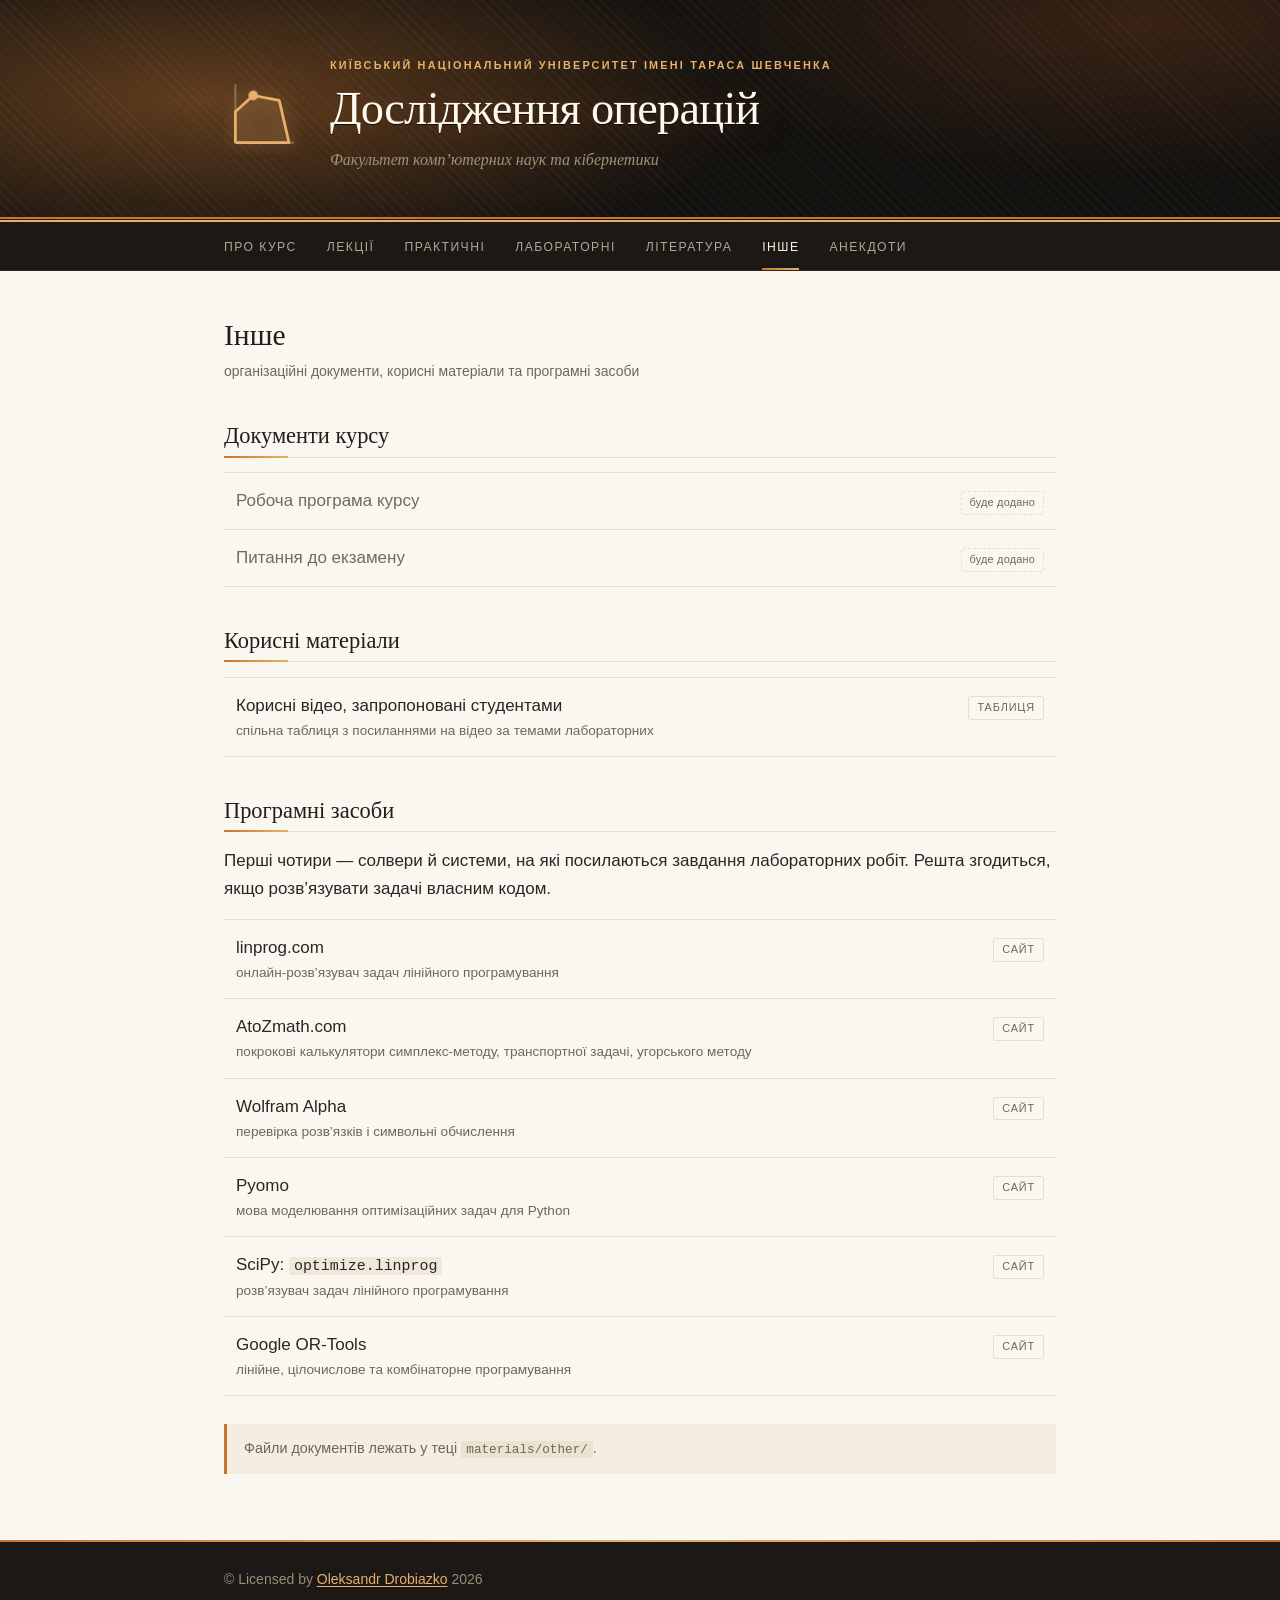
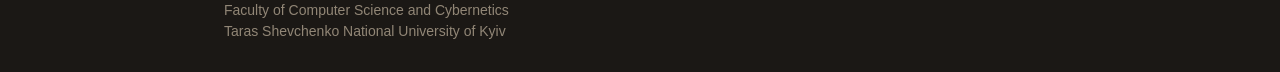
<file: other.html>
<!DOCTYPE html>
<html lang="uk">
<head>
<meta charset="utf-8">
<meta name="viewport" content="width=device-width, initial-scale=1">
<title>Інше — Дослідження операцій</title>
<meta name="description" content="Програма курсу та програмні засоби для розв’язування задач дослідження операцій.">
<link rel="stylesheet" href="css/style.css">
</head>
<body>

<header class="masthead">
  <div class="hatch"></div>
  <div class="grain"></div>
  <div class="inner">
    <svg class="mark" viewBox="0 0 48 48" aria-hidden="true" focusable="false">
      <path class="axes" d="M7 5V41H43"/>
      <path class="region" d="M7 41V22L18 12L34 15L40 41Z"/>
      <circle class="opt" cx="18" cy="12" r="3"/>
    </svg>
    <div>
      <p class="eyebrow fade">Київський національний університет імені Тараса Шевченка</p>
      <div class="site-title"><a href="index.html"><span class="w">Дослідження</span> <span class="w">операцій</span></a></div>
      <p class="site-sub fade d2">Факультет комп’ютерних наук та кібернетики</p>
    </div>
  </div>
</header>

<nav class="nav">
  <div class="inner">
    <ul>
      <li><a href="index.html">Про курс</a></li>
      <li><a href="lectures.html">Лекції</a></li>
      <li><a href="practice.html">Практичні</a></li>
      <li><a href="labs.html">Лабораторні</a></li>
      <li><a href="literature.html">Література</a></li>
      <li><a href="other.html" aria-current="page">Інше</a></li>
      <li><a href="jokes.html">Анекдоти</a></li>
    </ul>
  </div>
</nav>

<main>

  <h1>Інше</h1>
  <p class="meta">організаційні документи, корисні матеріали та програмні засоби</p>

  <h2>Документи курсу</h2>

  <!-- Коли файл покладено в materials/other/, замініть
       <span class="row is-missing"> на <a class="row" href="materials/other/ім’я-файла">,
       закривний </span> на </a>, а «буде додано» на розширення файла.
       Для PDF додайте до <a> ще target="_blank" rel="noopener", щоб файл відкривався в новій вкладці. -->
  <ul class="materials">
    <li><span class="row is-missing"><!-- syllabus.pdf -->
      <span class="m-title">Робоча програма курсу</span>
      <span class="m-ext">буде додано</span></span></li>

    <li><span class="row is-missing"><!-- exam-questions.pdf -->
      <span class="m-title">Питання до екзамену</span>
      <span class="m-ext">буде додано</span></span></li>
  </ul>

  <h2>Корисні матеріали</h2>

  <ul class="materials">
    <li><a class="row" href="https://docs.google.com/spreadsheets/d/1FAtV21daHUh_QN2_OBIesqB1Hva8LV7G9_typu5hBLI/edit?gid=2090780847#gid=2090780847">
      <span class="m-title">Корисні відео, запропоновані студентами
        <span class="m-author">спільна таблиця з посиланнями на відео за темами лабораторних</span></span>
      <span class="m-ext">таблиця</span></a></li>
  </ul>

  <h2>Програмні засоби</h2>

  <p>Перші чотири — солвери й системи, на які посилаються завдання лабораторних
     робіт. Решта згодиться, якщо розв’язувати задачі власним кодом.</p>

  <ul class="materials">
    <li><a class="row" href="https://linprog.com/">
      <span class="m-title">linprog.com
        <span class="m-author">онлайн-розв’язувач задач лінійного програмування</span></span>
      <span class="m-ext">сайт</span></a></li>

    <li><a class="row" href="https://atozmath.com/">
      <span class="m-title">AtoZmath.com
        <span class="m-author">покрокові калькулятори симплекс-методу, транспортної задачі, угорського методу</span></span>
      <span class="m-ext">сайт</span></a></li>

    <li><a class="row" href="https://www.wolframalpha.com/">
      <span class="m-title">Wolfram Alpha
        <span class="m-author">перевірка розв’язків і символьні обчислення</span></span>
      <span class="m-ext">сайт</span></a></li>

    <li><a class="row" href="https://www.pyomo.org/">
      <span class="m-title">Pyomo
        <span class="m-author">мова моделювання оптимізаційних задач для Python</span></span>
      <span class="m-ext">сайт</span></a></li>

    <li><a class="row" href="https://docs.scipy.org/doc/scipy/reference/generated/scipy.optimize.linprog.html">
      <span class="m-title">SciPy: <code>optimize.linprog</code>
        <span class="m-author">розв’язувач задач лінійного програмування</span></span>
      <span class="m-ext">сайт</span></a></li>

    <li><a class="row" href="https://developers.google.com/optimization">
      <span class="m-title">Google OR-Tools
        <span class="m-author">лінійне, цілочислове та комбінаторне програмування</span></span>
      <span class="m-ext">сайт</span></a></li>
  </ul>

  <div class="note">
    <p>Файли документів лежать у теці <code>materials/other/</code>.</p>
  </div>

</main>

<footer>
  <div class="inner">
    <p>© Licensed by <a href="https://linktr.ee/les_fox">Oleksandr Drobiazko</a> <span id="year">2026</span></p>
    <p class="org">Faculty of Computer Science and Cybernetics<br>
       Taras Shevchenko National University of Kyiv</p>
  </div>
</footer>

<script>document.getElementById("year").textContent = new Date().getFullYear();</script>

</body>
</html>
</file>
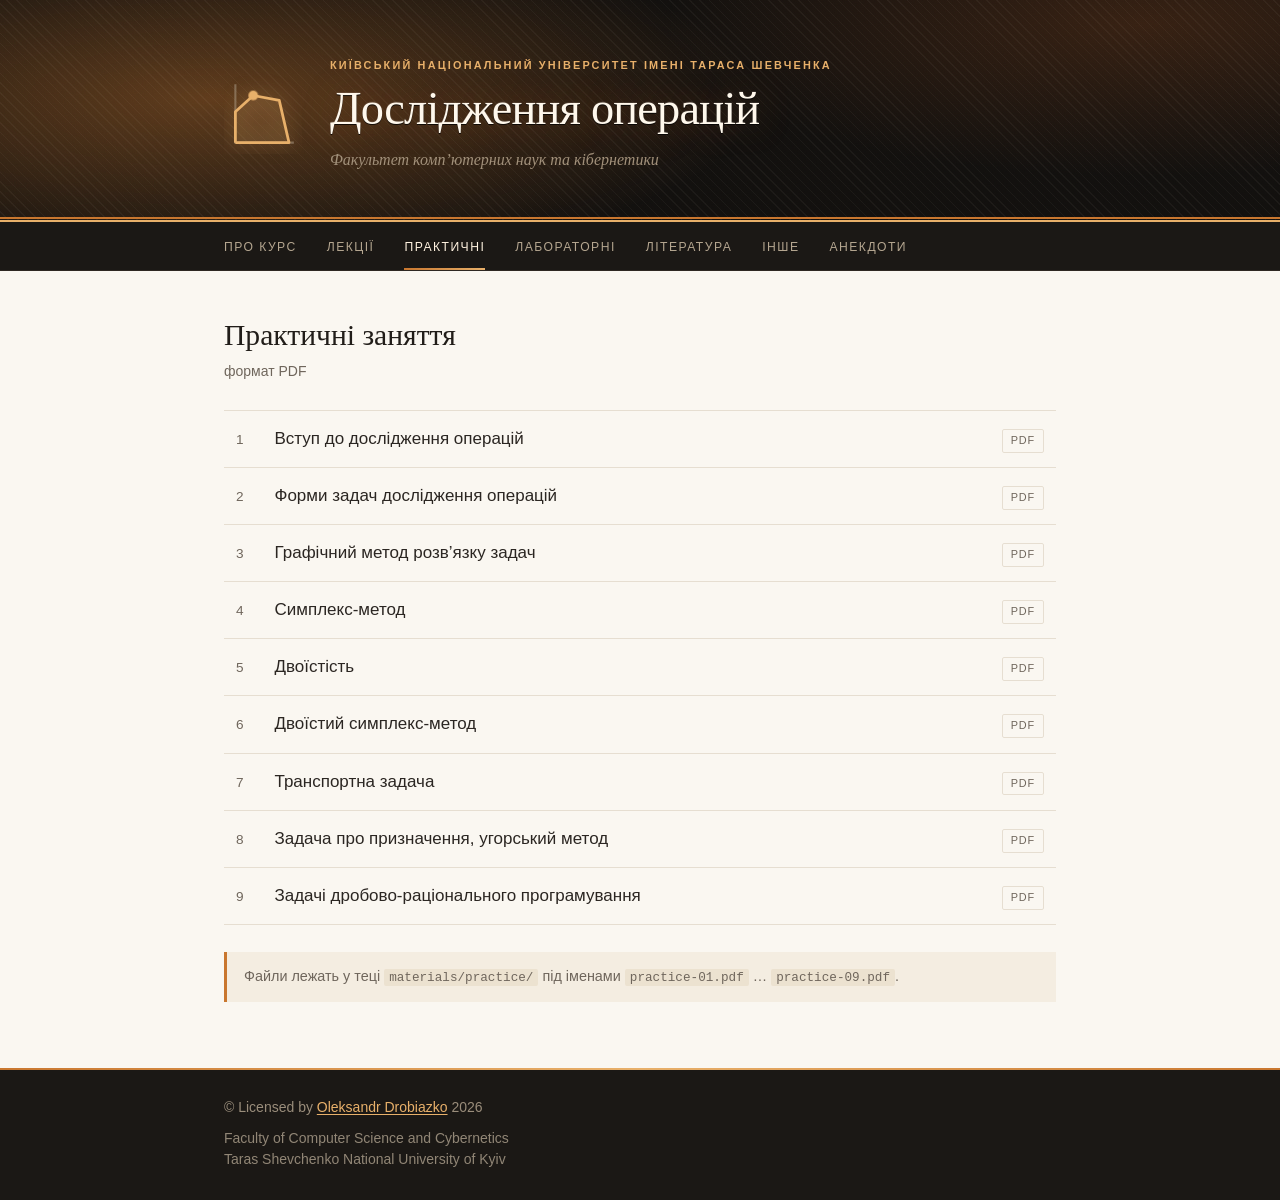
<file: practice.html>
<!DOCTYPE html>
<html lang="uk">
<head>
<meta charset="utf-8">
<meta name="viewport" content="width=device-width, initial-scale=1">
<title>Практичні — Дослідження операцій</title>
<meta name="description" content="Завдання до практичних занять з курсу «Дослідження операцій».">
<link rel="stylesheet" href="css/style.css">
</head>
<body>

<header class="masthead">
  <div class="hatch"></div>
  <div class="grain"></div>
  <div class="inner">
    <svg class="mark" viewBox="0 0 48 48" aria-hidden="true" focusable="false">
      <path class="axes" d="M7 5V41H43"/>
      <path class="region" d="M7 41V22L18 12L34 15L40 41Z"/>
      <circle class="opt" cx="18" cy="12" r="3"/>
    </svg>
    <div>
      <p class="eyebrow fade">Київський національний університет імені Тараса Шевченка</p>
      <div class="site-title"><a href="index.html"><span class="w">Дослідження</span> <span class="w">операцій</span></a></div>
      <p class="site-sub fade d2">Факультет комп’ютерних наук та кібернетики</p>
    </div>
  </div>
</header>

<nav class="nav">
  <div class="inner">
    <ul>
      <li><a href="index.html">Про курс</a></li>
      <li><a href="lectures.html">Лекції</a></li>
      <li><a href="practice.html" aria-current="page">Практичні</a></li>
      <li><a href="labs.html">Лабораторні</a></li>
      <li><a href="literature.html">Література</a></li>
      <li><a href="other.html">Інше</a></li>
      <li><a href="jokes.html">Анекдоти</a></li>
    </ul>
  </div>
</nav>

<main>

  <h1>Практичні заняття</h1>
  <p class="meta">формат PDF</p>

  <!-- Коли файл покладено в materials/practice/, замініть
       <span class="row is-missing"> на <a class="row" href="materials/practice/practice-NN.pdf" target="_blank" rel="noopener">,
       закривний </span> на </a>, а «буде додано» на «pdf». -->
  <ol class="materials">
    <li><a class="row" href="materials/practice/practice-01.pdf" target="_blank" rel="noopener">
      <span class="m-num">1</span>
      <span class="m-title">Вступ до дослідження операцій</span>
      <span class="m-ext">pdf</span></a></li>

    <li><a class="row" href="materials/practice/practice-02.pdf" target="_blank" rel="noopener">
      <span class="m-num">2</span>
      <span class="m-title">Форми задач дослідження операцій</span>
      <span class="m-ext">pdf</span></a></li>

    <li><a class="row" href="materials/practice/practice-03.pdf" target="_blank" rel="noopener">
      <span class="m-num">3</span>
      <span class="m-title">Графічний метод розв’язку задач</span>
      <span class="m-ext">pdf</span></a></li>

    <li><a class="row" href="materials/practice/practice-04.pdf" target="_blank" rel="noopener">
      <span class="m-num">4</span>
      <span class="m-title">Симплекс-метод</span>
      <span class="m-ext">pdf</span></a></li>

    <li><a class="row" href="materials/practice/practice-05.pdf" target="_blank" rel="noopener">
      <span class="m-num">5</span>
      <span class="m-title">Двоїстість</span>
      <span class="m-ext">pdf</span></a></li>

    <li><a class="row" href="materials/practice/practice-06.pdf" target="_blank" rel="noopener">
      <span class="m-num">6</span>
      <span class="m-title">Двоїстий симплекс-метод</span>
      <span class="m-ext">pdf</span></a></li>

    <li><a class="row" href="materials/practice/practice-07.pdf" target="_blank" rel="noopener">
      <span class="m-num">7</span>
      <span class="m-title">Транспортна задача</span>
      <span class="m-ext">pdf</span></a></li>

    <li><a class="row" href="materials/practice/practice-08.pdf" target="_blank" rel="noopener">
      <span class="m-num">8</span>
      <span class="m-title">Задача про призначення, угорський метод</span>
      <span class="m-ext">pdf</span></a></li>

    <li><a class="row" href="materials/practice/practice-09.pdf" target="_blank" rel="noopener">
      <span class="m-num">9</span>
      <span class="m-title">Задачі дробово-раціонального програмування</span>
      <span class="m-ext">pdf</span></a></li>
  </ol>

  <div class="note">
    <p>Файли лежать у теці <code>materials/practice/</code> під іменами
       <code>practice-01.pdf</code> … <code>practice-09.pdf</code>.</p>
  </div>

</main>

<footer>
  <div class="inner">
    <p>© Licensed by <a href="https://linktr.ee/les_fox">Oleksandr Drobiazko</a> <span id="year">2026</span></p>
    <p class="org">Faculty of Computer Science and Cybernetics<br>
       Taras Shevchenko National University of Kyiv</p>
  </div>
</footer>

<script>document.getElementById("year").textContent = new Date().getFullYear();</script>

</body>
</html>
</file>
<file: css/style.css>
/* Дослідження операцій — стилі сайту курсу
   Тема «Мідна гравюра»: темна шапка з мідним сяйвом, світлий зміст.

   Усі появи зроблені через animation ... both, а не через окреме
   opacity:0 у базовому стані. Якщо анімації не спрацюють, вміст
   лишиться видимим, а не зникне назавжди. */

:root{
    /* темна частина */
    --bg:        #12100e;
    --bg-nav:    #1b1815;
    --bg-line:   #2e2822;
    --copper:    #c9772f;
    --copper-l:  #e8b06a;
    --parch:     #f2e7d5;
    --dim:       #a1907a;

    /* світла частина */
    --paper:     #faf7f1;
    --surface:   #ffffff;
    --ink:       #211d19;
    --text:      #2b2622;
    --muted:     #6f665c;   /* темніше за #7a7167 — той давав контраст 4.48 при нормі 4.5 */
    --rule:      #e6ded1;
    --rule-soft: #efe8dc;
    --link:      #8b4d18;
    --link-h:    #6d3a10;
    --hover:     #f3ece1;

    --serif: Georgia, "Times New Roman", "Liberation Serif", serif;
    --sans:  -apple-system, BlinkMacSystemFont, "Segoe UI", "Noto Sans", Arial, sans-serif;
    --mono:  ui-monospace, SFMono-Regular, Consolas, "Liberation Mono", monospace;

    --measure: 880px;
    --gutter:  24px;
    --ease:    cubic-bezier(.22, 1, .36, 1);
}

*, *::before, *::after { box-sizing: border-box; }

/* Тло під сторінкою — його видно тільки тоді, коли гортання «перетягує»
   сторінку за верхній або нижній край. Дві половини закріплені відносно
   вікна (background-attachment: fixed), тому вгорі завжди тепла темрява
   під колір шапки, а внизу — під колір підвалу, незалежно від довжини
   сторінки. Саме полотно лишається паперовим — його малює body. */
html {
    -webkit-text-size-adjust: 100%;
    scroll-behavior: smooth;
    overscroll-behavior-x: none;
    background-color: var(--bg);
    background-image:
        radial-gradient(120% 120% at 50% 0%,   #35210f 0%, #14110e 62%),
        radial-gradient(120% 120% at 50% 100%, #2b1e14 0%, #1b1815 62%);
    background-repeat: no-repeat, no-repeat;
    background-size: 100% 50%, 100% 50%;
    background-position: top, bottom;
    background-attachment: fixed, fixed;
}

body {
    margin: 0;
    background: var(--paper);
    color: var(--text);
    font: 400 17px/1.65 var(--sans);
}

.inner {
    max-width: var(--measure);
    margin: 0 auto;
    padding-left: var(--gutter);
    padding-right: var(--gutter);
}

:focus-visible {
    outline: 2px solid var(--copper);
    outline-offset: 3px;
}

/* --- Шапка --------------------------------------------------------------- */

.masthead {
    position: relative;
    overflow: hidden;
    background: var(--bg);
    color: var(--parch);
}

/* мідне сяйво, що повільно дихає */
.masthead::before {
    content: "";
    position: absolute;
    inset: -20%;
    pointer-events: none;
    background:
        radial-gradient(45% 80% at 26% 46%, rgba(201, 119, 47, .42) 0%, transparent 68%),
        radial-gradient(38% 70% at 78% 22%, rgba(140, 72, 30, .30) 0%, transparent 70%);
    animation: breathe 14s ease-in-out infinite;
}

@keyframes breathe {
    0%, 100% { transform: scale(1);    opacity: .9 }
    50%      { transform: scale(1.09); opacity: 1  }
}

/* подвійна мідна лінійка знизу */
.masthead::after {
    content: "";
    position: absolute;
    left: 0;
    right: 0;
    bottom: 0;
    height: 5px;
    background: linear-gradient(180deg,
        var(--copper) 0 2px, transparent 2px 3px, var(--copper-l) 3px 5px);
}

/* гравірувальна штриховка */
.hatch {
    position: absolute;
    inset: 0;
    pointer-events: none;
    background: repeating-linear-gradient(45deg,
        rgba(242, 231, 213, .045) 0 1px, transparent 1px 7px);
}

/* зерно */
.grain {
    position: absolute;
    inset: 0;
    pointer-events: none;
    opacity: .09;
    mix-blend-mode: soft-light;
    background-image: url("data:image/svg+xml,%3Csvg xmlns='http://www.w3.org/2000/svg' width='140' height='140'%3E%3Cfilter id='n'%3E%3CfeTurbulence type='fractalNoise' baseFrequency='.9' numOctaves='3'/%3E%3C/filter%3E%3Crect width='140' height='140' filter='url(%23n)'/%3E%3C/svg%3E");
}

.masthead .inner {
    position: relative;
    display: flex;
    align-items: center;
    gap: 28px;
    padding-top: 58px;
    padding-bottom: 50px;
}

/* --- Емблема: допустима область задачі лінійного програмування ----------- */

.mark {
    flex: none;
    width: 78px;
    height: 78px;
}

.mark .axes {
    fill: none;
    stroke: var(--dim);
    stroke-width: 1.3;
    opacity: .6;
}

.mark .region {
    fill: rgba(232, 176, 106, .10);
    stroke: var(--copper-l);
    stroke-width: 1.7;
    stroke-linejoin: round;
    stroke-dasharray: 150;
    filter: drop-shadow(0 0 6px rgba(232, 176, 106, .5));
    animation: draw 1.8s cubic-bezier(.65, 0, .35, 1) .4s both;
}

.mark .opt {
    fill: var(--copper-l);
    animation: fadein .6s ease 2s both;
}

@keyframes draw   { from { stroke-dashoffset: 150 } to { stroke-dashoffset: 0 } }
@keyframes fadein { from { opacity: 0 }             to { opacity: 1 } }

/* --- Заголовок ----------------------------------------------------------- */

.eyebrow {
    margin: 0 0 12px;
    color: var(--copper-l);
    font: 600 .68rem/1.4 var(--sans);
    letter-spacing: .2em;
    text-transform: uppercase;
}

.site-title {
    margin: 0;
    color: #fff8ec;
    font: 400 2.9rem/1.05 var(--serif);
    letter-spacing: -.018em;
    text-shadow:
        0 1px 0 rgba(0, 0, 0, .75),
        0 -1px 0 rgba(255, 255, 255, .10),
        0 0 34px rgba(201, 119, 47, .35);
}

.site-title a {
    color: inherit;
    text-decoration: none;
    transition: color .3s ease;
}

/* колір задано явно — інакше глобальне a:hover перефарбувало б назву
   в темно-мідний, і вона зникла б на темному фоні */
.site-title a:hover {
    color: #ffffff;
    text-decoration: underline;
    text-underline-offset: 8px;
    text-decoration-thickness: 1px;
    text-decoration-color: rgba(232, 176, 106, .8);
}

/* слова назви вилітають одне за одним */
.site-title .w {
    display: inline-block;
    animation: word .9s var(--ease) both;
}

.site-title .w:nth-child(2) { animation-delay: .14s }

@keyframes word {
    from { opacity: 0; transform: translateY(20px) rotate(1.5deg) }
    to   { opacity: 1; transform: none }
}

.site-sub {
    margin: 14px 0 0;
    color: var(--dim);
    font: italic 1rem/1.5 var(--serif);
}

.fade    { animation: fadein .9s ease .5s both }
.fade.d2 { animation-delay: .7s }

/* --- Навігація ----------------------------------------------------------- */

.nav {
    background: var(--bg-nav);
    border-bottom: 1px solid var(--bg-line);
}

.nav ul {
    display: flex;
    flex-wrap: wrap;
    margin: 0;
    padding: 0;
    list-style: none;
}

.nav a {
    position: relative;
    display: block;
    margin-right: 30px;
    padding: 15px 0 13px;
    color: #b5a690;
    font-size: .76rem;
    letter-spacing: .12em;
    text-decoration: none;
    text-transform: uppercase;
    white-space: nowrap;
    transition: color .3s ease, text-shadow .3s ease;
}

.nav a::after {
    content: "";
    position: absolute;
    left: 0;
    right: 0;
    bottom: 0;
    height: 2px;
    background: linear-gradient(90deg, var(--copper), var(--copper-l));
    transform: scaleX(0);
    transform-origin: left;
    transition: transform .35s var(--ease);
}

.nav a:hover {
    color: var(--copper-l);
    text-shadow: 0 0 14px rgba(232, 176, 106, .6);
}

.nav a:hover::after { transform: scaleX(1) }

.nav a[aria-current="page"] {
    color: #fff2e0;
}

.nav a[aria-current="page"]::after { transform: scaleX(1) }

/* --- Основний текст ------------------------------------------------------ */

main {
    max-width: var(--measure);
    margin: 0 auto;
    padding: 46px var(--gutter) 66px;
    animation: fadein .7s ease .1s both;
}

h1 {
    margin: 0 0 6px;
    color: var(--ink);
    font: 400 1.85rem/1.25 var(--serif);
}

h2 {
    position: relative;
    margin: 2.4rem 0 .9rem;
    padding-bottom: .4rem;
    border-bottom: 1px solid var(--rule);
    color: var(--ink);
    font: 400 1.4rem/1.3 var(--serif);
}

/* мідний відтинок, що розкривається під заголовком */
h2::after {
    content: "";
    position: absolute;
    left: 0;
    bottom: -1px;
    width: 64px;
    height: 2px;
    background: linear-gradient(90deg, var(--copper), var(--copper-l));
    transform-origin: left;
    animation: expand .9s var(--ease) .35s both;
}

@keyframes expand { from { transform: scaleX(0) } to { transform: scaleX(1) } }

h1 + .meta {
    margin: 0 0 1.7rem;
    color: var(--muted);
    font-size: .875rem;
}

p { margin: 0 0 1rem }

a {
    color: var(--link);
    text-decoration-thickness: 1px;
    text-underline-offset: 2px;
    transition: color .25s ease;
}

a:hover { color: var(--link-h) }

code {
    padding: 1px 5px;
    border-radius: 2px;
    background: #f0e8da;
    font-family: var(--mono);
    font-size: .88em;
}

.note code { background: #ece2d0 }

.lead {
    font-family: var(--serif);
    font-size: 1.1rem;
    line-height: 1.6;
    color: #2a2620;
}

.note {
    margin: 1.7rem 0 0;
    padding: 13px 17px;
    border-left: 3px solid var(--copper);
    background: #f4ede1;
    color: var(--muted);
    font-size: .9rem;
}

.note p { margin: 0 }

/* правила, які треба прочитати до списку: стоїть над ним і не приглушена */
.note.important {
    margin: 0 0 1.7rem;
    color: var(--text);
    font-size: .95rem;
}

.note.important strong { color: var(--ink) }

.note.important ul {
    margin: .45rem 0 0;
    padding-left: 1.25rem;
}

.note.important li + li { margin-top: .2rem }

/* довга назва файла не має виходити за край на вузькому екрані */
.note.important code { overflow-wrap: anywhere }

/* --- Списки матеріалів --------------------------------------------------- */

.materials {
    margin: 0;
    padding: 0;
    border-top: 1px solid var(--rule);
    list-style: none;
}

.materials li {
    border-bottom: 1px solid var(--rule);
    animation: rowin .55s var(--ease) both;
}

@keyframes rowin {
    from { opacity: 0; transform: translateY(10px) }
    to   { opacity: 1; transform: none }
}

/* сходинкова поява — далі 14-го рядка затримка не росте */
.materials li:nth-child(1)  { animation-delay: .30s }
.materials li:nth-child(2)  { animation-delay: .35s }
.materials li:nth-child(3)  { animation-delay: .40s }
.materials li:nth-child(4)  { animation-delay: .45s }
.materials li:nth-child(5)  { animation-delay: .50s }
.materials li:nth-child(6)  { animation-delay: .55s }
.materials li:nth-child(7)  { animation-delay: .60s }
.materials li:nth-child(8)  { animation-delay: .65s }
.materials li:nth-child(9)  { animation-delay: .70s }
.materials li:nth-child(10) { animation-delay: .75s }
.materials li:nth-child(11) { animation-delay: .80s }
.materials li:nth-child(n+12) { animation-delay: .85s }

.materials .row {
    position: relative;
    display: flex;
    align-items: baseline;
    gap: 14px;
    padding: 14px 12px;
    color: var(--text);
    text-decoration: none;
    transition: background .35s ease, padding-left .35s var(--ease);
}

.materials a.row:hover {
    background: linear-gradient(90deg, rgba(201, 119, 47, .10), transparent 70%);
    padding-left: 22px;
}

.materials a.row:hover .m-title { color: var(--link) }

/* матеріал ще не завантажено — рядок без посилання.
   Колір приглушений, але лишається читабельним: назва теми — це зміст,
   а не декорація. Стан позначає пунктирна плашка «буде додано». */
.materials .row.is-missing {
    color: #74695f;
    cursor: default;
}

.is-missing .m-ext {
    border-style: dashed;
    letter-spacing: .02em;
    text-transform: none;
}

.m-num {
    flex: none;
    min-width: 1.8em;
    color: var(--muted);
    font-size: .85rem;
    font-variant-numeric: tabular-nums;
}

.m-title {
    flex: 1 1 auto;
    transition: color .25s ease;
}

.m-author {
    display: block;
    color: var(--muted);
    font-size: .85rem;
}

.m-ext {
    flex: none;
    padding: 2px 8px;
    border: 1px solid var(--rule);
    border-radius: 2px;
    color: var(--muted);
    font-size: .68rem;
    letter-spacing: .08em;
    text-transform: uppercase;
    transition: border-color .35s ease, color .35s ease;
}

.materials a.row:hover .m-ext {
    border-color: var(--copper);
    color: var(--copper);
}

/* --- Перелік розділів на головній ---------------------------------------- */

.sections {
    margin: 0;
    padding: 0;
    list-style: none;
}

.sections li {
    padding: 11px 0;
    border-bottom: 1px solid var(--rule-soft);
    animation: rowin .55s var(--ease) both;
}

.sections li:first-child { border-top: 1px solid var(--rule-soft) }

.sections li:nth-child(1) { animation-delay: .30s }
.sections li:nth-child(2) { animation-delay: .37s }
.sections li:nth-child(3) { animation-delay: .44s }
.sections li:nth-child(4) { animation-delay: .51s }
.sections li:nth-child(5) { animation-delay: .58s }
.sections li:nth-child(6) { animation-delay: .65s }

.sections a {
    position: relative;
    font-weight: 600;
    text-decoration: none;
}

/* підкреслення виїжджає зліва */
.sections a::after {
    content: "";
    position: absolute;
    left: 0;
    right: 0;
    bottom: -2px;
    height: 1px;
    background: var(--copper);
    transform: scaleX(0);
    transform-origin: left;
    transition: transform .3s var(--ease);
}

.sections a:hover::after { transform: scaleX(1) }

.sections span {
    color: var(--muted);
    font-size: .92rem;
}

/* --- Викладачі ----------------------------------------------------------- */

.staff {
    display: grid;
    grid-template-columns: 170px 1fr;
    row-gap: 4px;
    margin: 0;
}

.staff dt {
    grid-column: 1;
    padding-top: 1px;
    color: var(--muted);
    font-size: .9rem;
}

.staff dd {
    grid-column: 2;
    margin: 0;
}

/* відступ між групами «Лекції» / «Практичні заняття» */
.staff dt:not(:first-of-type),
.staff dt:not(:first-of-type) + dd { margin-top: 12px }

/* --- Анекдоти ------------------------------------------------------------ */

/* Появу анімує контейнер, а не окремі картки: скрипт сортує список через
   appendChild, а це перезапускає CSS-анімації переставленого елемента —
   анімація на самій картці миготіла б при кожному сортуванні. Проїзд
   картки на нове місце робить скрипт через Web Animations. */
.jokes {
    margin: 2rem 0 0;
    padding: 0;
    list-style: none;
    animation: rowin .6s var(--ease) .25s both;
}

.joke {
    position: relative;
    margin-bottom: 14px;
    padding: 20px 22px 16px;
    border: 1px solid var(--rule);
    border-radius: 2px;
    background: var(--surface);
    transition: border-color .35s ease, box-shadow .35s ease;
}

/* тонка мідна засічка в кутку — та сама «гравюрна» лінія, що в шапці */
.joke::before {
    content: "";
    position: absolute;
    top: -1px;
    left: -1px;
    width: 34px;
    height: 2px;
    background: linear-gradient(90deg, var(--copper), transparent);
    transform: scaleX(0);
    transform-origin: left;
    transition: transform .4s var(--ease);
}

.joke:hover {
    border-color: #ddd0bc;
    box-shadow: 0 1px 0 rgba(201, 119, 47, .07), 0 6px 20px -14px rgba(33, 29, 25, .4);
}

.joke:hover::before { transform: scaleX(1) }

/* анекдот, за який голосував цей відвідувач */
.joke.is-mine { border-color: #e3cfae }
.joke.is-mine::before { transform: scaleX(1) }

.j-setup,
.j-text {
    margin: 0;
    color: var(--text);
    font: 400 1.07rem/1.6 var(--serif);
}

/* Відповідь відбито мідною лінійкою — те саме рішення, що у .note:
   поворот думки видно раніше, ніж його прочитано. */
.j-punch {
    margin: .7rem 0 0;
    padding-left: 15px;
    border-left: 2px solid var(--copper);
    color: var(--ink);
    font: italic 400 1.07rem/1.6 var(--serif);
}

.j-foot {
    display: flex;
    justify-content: flex-end;
    margin-top: 16px;
}

/* --- Кнопка «смішно» ----------------------------------------------------- */

/* Плашка зроблена в розмірі .m-ext — того самого ярлика розширення файла
   у списках матеріалів, щоб кнопка читалася як частина сайту. */
.like {
    position: relative;
    display: inline-flex;
    align-items: center;
    gap: 7px;
    padding: 5px 11px;
    border: 1px solid var(--rule);
    border-radius: 2px;
    background: none;
    color: var(--muted);
    font: 400 .72rem/1 var(--sans);
    letter-spacing: .08em;
    text-transform: uppercase;
    cursor: pointer;
    transition: border-color .3s ease, color .3s ease, background .3s ease;
}

.like-mark {
    width: 13px;
    height: 13px;
    fill: none;
    stroke: currentColor;
    stroke-width: 1.5;
    stroke-linecap: round;
    stroke-linejoin: round;
}

.like-axis { opacity: .5 }

.like-n {
    min-width: 1ch;
    font-size: .82rem;
    font-variant-numeric: tabular-nums;
    letter-spacing: 0;
}

.like:hover {
    border-color: var(--copper);
    background: #fbf4ea;
    color: var(--link);
}

/* вістря стрілки підскакує, коли на кнопку наведено */
.like:hover .like-arrow { animation: nudge .5s var(--ease) }

@keyframes nudge {
    0%   { transform: none }
    45%  { transform: translateY(-2px) }
    100% { transform: none }
}

.like:active { background: #f6ecdd }

/* уже проголосовано: кнопка лишається у фокусі з клавіатури, тому стан
   позначено не лише кольором, а й залитою стрілкою й густішим тлом */
.like.is-mine {
    border-color: #d9b482;
    background: #f8efe1;
    color: var(--link);
    cursor: default;
}

.like.is-mine .like-arrow {
    fill: var(--copper);
    stroke: var(--copper);
}

.like.is-mine .like-axis { opacity: .75 }

.like.is-mine:hover .like-arrow { animation: none }

/* «+1», яку скрипт на мить вішає над кнопкою */
.plus {
    position: absolute;
    top: -2px;
    right: 10px;
    color: var(--copper);
    font-size: .82rem;
    letter-spacing: 0;
    pointer-events: none;
}

/* рядок про те, що лічильник не відповів */
.j-status:empty { display: none }

.j-status {
    margin: 1.2rem 0 0;
    color: var(--muted);
    font-size: .875rem;
}

/* --- Підвал -------------------------------------------------------------- */

footer {
    position: relative;
    background: var(--bg-nav);
    color: #9a8d7b;
    font-size: .875rem;
}

footer::before {
    content: "";
    display: block;
    height: 2px;
    background: linear-gradient(90deg, var(--copper), var(--copper-l), var(--copper));
}

footer .inner {
    padding-top: 26px;
    padding-bottom: 30px;
}

footer p { margin: 0 }

footer .org {
    margin-top: 9px;
    color: #918676;   /* світліше за #7d7263 — той давав контраст 3.75 при нормі 4.5 */
    line-height: 1.5;
}

footer a {
    color: var(--copper-l);
    transition: color .3s ease, text-shadow .3s ease;
}

footer a:hover {
    color: #ffd9a8;
    text-shadow: 0 0 14px rgba(232, 176, 106, .55);
}

/* --- Вузькі екрани ------------------------------------------------------- */

@media (max-width: 640px) {
    body { font-size: 16px }

    :root { --gutter: 18px }

    .masthead .inner {
        gap: 18px;
        padding-top: 34px;
        padding-bottom: 30px;
    }

    .mark { width: 52px; height: 52px }

    .eyebrow {
        margin-bottom: 9px;
        font-size: .61rem;
        letter-spacing: .16em;
    }

    .site-title { font-size: 1.75rem }

    .site-sub {
        margin-top: 10px;
        font-size: .9rem;
    }

    .nav a {
        margin-right: 20px;
        padding: 11px 0 9px;
        font-size: .7rem;
        letter-spacing: .1em;
    }

    main { padding-top: 30px }

    .materials a.row:hover { padding-left: 16px }

    .staff {
        grid-template-columns: 1fr;
        row-gap: 2px;
    }

    .staff dt,
    .staff dd { grid-column: 1 }

    .staff dt:not(:first-of-type) + dd { margin-top: 0 }

    .staff dt { margin-top: 10px }

    .materials .row { gap: 10px }

    .joke { padding: 17px 17px 14px }

    .j-setup,
    .j-text,
    .j-punch { font-size: 1rem }

    .j-punch { padding-left: 12px }
}

/* --- Зменшена анімація --------------------------------------------------- */

@media (prefers-reduced-motion: reduce) {
    html { scroll-behavior: auto }

    *, *::before, *::after {
        animation-duration: .001s !important;
        animation-delay: 0s !important;
        transition-duration: .001s !important;
    }
}

/* --- Друк ---------------------------------------------------------------- */

@media print {
    .nav, footer, .hatch, .grain, .mark, .j-foot, .j-status { display: none }

    body { background: #fff; font-size: 12pt }

    .masthead {
        background: none;
        border-bottom: 1px solid #000;
        color: #000;
    }

    .masthead::before, .masthead::after, h2::after { display: none }

    .site-title, .site-sub, .eyebrow { color: #000 }

    .site-title { text-shadow: none }

    a { color: #000 }

    .joke { border: 1px solid #ccc; page-break-inside: avoid }
}
</file>
